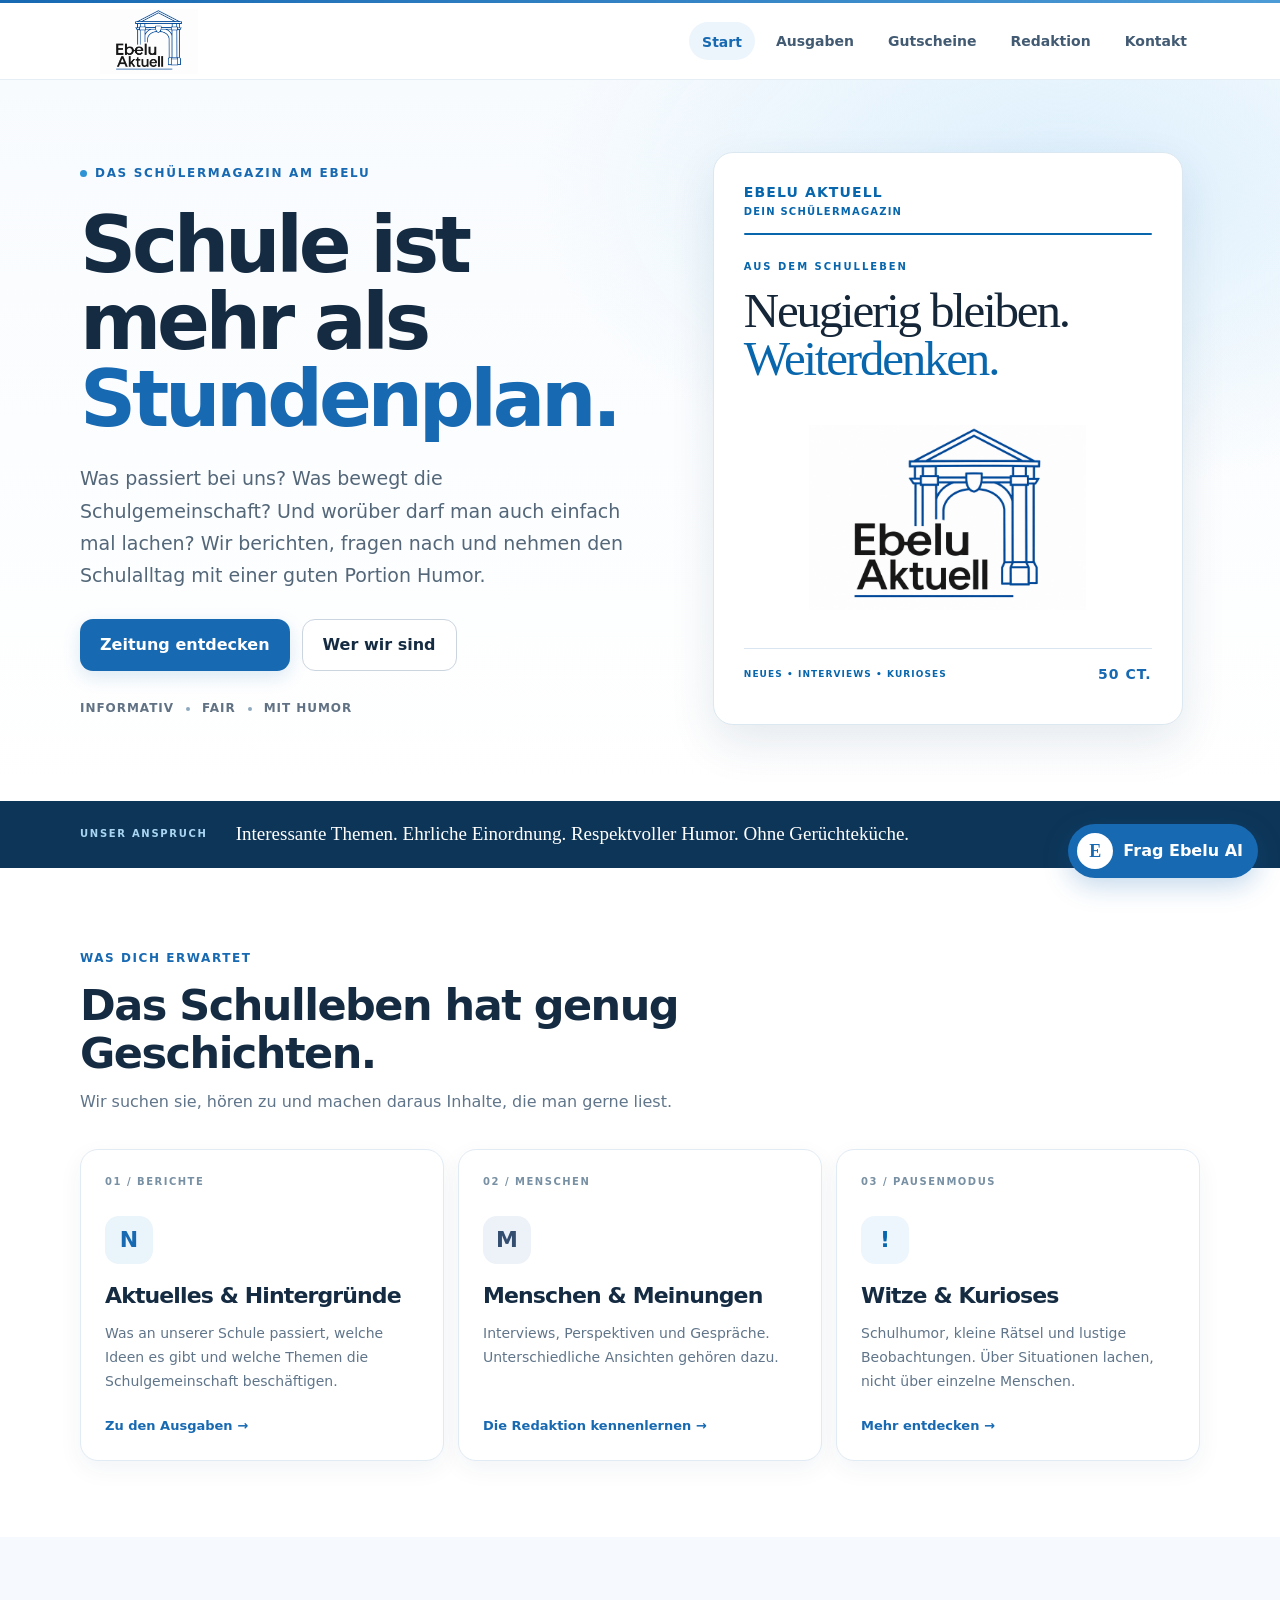
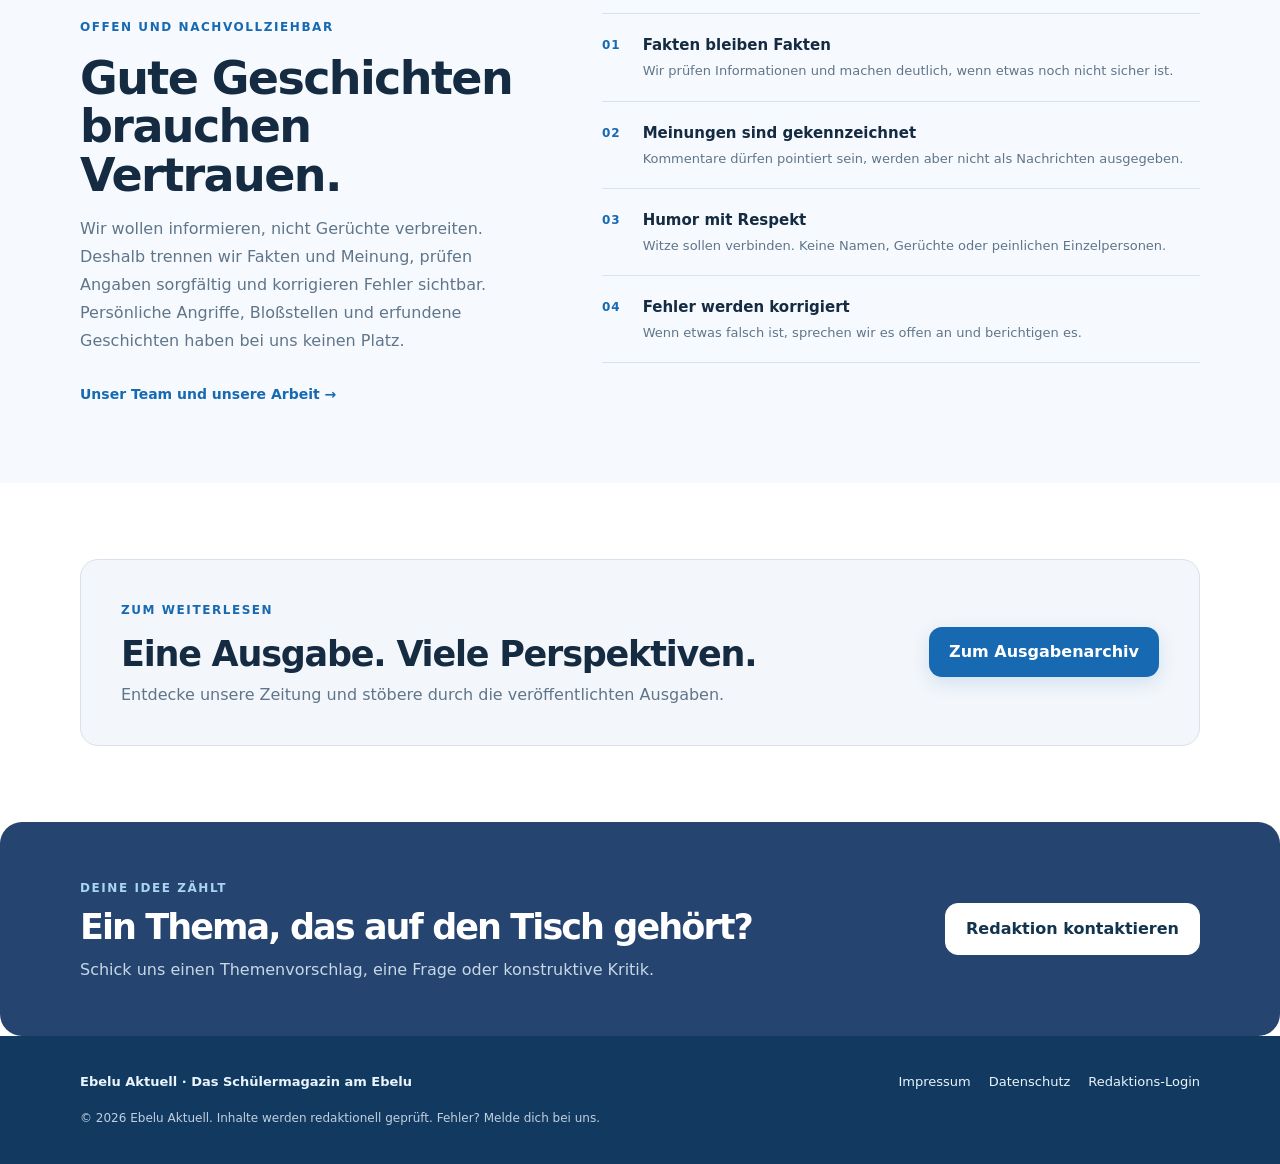
<file: index.html>
<!doctype html>
<html lang="de"><head>
<meta charset="utf-8"><meta name="viewport" content="width=device-width,initial-scale=1"><meta name="theme-color" content="#ffffff">
<meta name="description" content="Ebelu Aktuell: Nachrichten aus dem Schulleben, spannende Themen, Interviews und eine gute Portion Humor.">

<link rel="stylesheet" href="./assets/site.css?v=modern-20261120"><title>Ebelu Aktuell – Das Schülermagazin</title><link rel="icon" type="image/png" href="./assets/Ebelu%20Aktuell%20Logo%20mit%20blauem%20Portal.png"><link rel="icon" type="image/png" href="./assets/Ebelu%20Aktuell%20Logo%20mit%20blauem%20Portal.png"><link rel="apple-touch-icon" href="./assets/Ebelu%20Aktuell%20Logo%20mit%20blauem%20Portal.png"></head>
<body><div class="topline"></div><header><div class="wrap nav">
<a class="brand" href="./index.html" aria-label="Ebelu Aktuell Startseite"><img src="./assets/Ebelu%20Aktuell%20Logo%20mit%20blauem%20Portal.png" alt="Ebelu Aktuell"></a>
<nav class="links" id="navlinks" aria-label="Hauptnavigation"><a href="./index.html" aria-current="page">Start</a><a href="./ausgaben.html">Ausgaben</a><a href="./gutscheine.html">Gutscheine</a><a href="./redaktion.html">Redaktion</a><a href="./kontakt.html">Kontakt</a></nav><button class="menu" id="menu" aria-label="Menü öffnen">Menü</button></div></header>
<main>
<section class="front-hero"><div class="wrap front-grid"><div class="front-copy"><div class="eyebrow"><span class="dot"></span> Das Schülermagazin am Ebelu</div>
<h1>Schule ist mehr als <span>Stundenplan.</span></h1><p class="front-lead">Was passiert bei uns? Was bewegt die Schulgemeinschaft? Und worüber darf man auch einfach mal lachen? Wir berichten, fragen nach und nehmen den Schulalltag mit einer guten Portion Humor.</p>
<div class="actions"><a class="button primary" href="./ausgaben.html">Zeitung entdecken</a><a class="button secondary" href="./redaktion.html">Wer wir sind</a></div><div class="front-trust"><span>Informativ</span><i></i><span>Fair</span><i></i><span>Mit Humor</span></div></div>
<div class="front-cover"><div class="cover-top"><span>EBELU AKTUELL</span><span>DEIN SCHÜLERMAGAZIN</span></div><div class="cover-rule"></div><div class="cover-label">AUS DEM SCHULLEBEN</div><div class="cover-headline">Neugierig bleiben.<br><em>Weiterdenken.</em></div><div class="cover-art"><img class="cover-logo" src="./assets/Ebelu%20Aktuell%20Logo%20mit%20blauem%20Portal.png" alt="Ebelu Aktuell Logo"></div><div class="cover-bottom"><span>NEUES • INTERVIEWS • KURIOSES</span><strong>50 CT.</strong></div></div></div></section>
<section class="front-strip"><div class="wrap strip-inner"><span class="strip-tag">UNSER ANSPRUCH</span><p>Interessante Themen. Ehrliche Einordnung. Respektvoller Humor. Ohne Gerüchteküche.</p></div></section>
<section class="section front-section"><div class="wrap"><div class="section-head"><div class="eyebrow">Was dich erwartet</div><h2>Das Schulleben hat genug Geschichten.</h2><p>Wir suchen sie, hören zu und machen daraus Inhalte, die man gerne liest.</p></div>
<div class="front-topics"><a class="topic-card topic-news" href="./ausgaben.html"><span class="topic-number">01 / BERICHTE</span><div class="topic-icon">N</div><h3>Aktuelles &amp; Hintergründe</h3><p>Was an unserer Schule passiert, welche Ideen es gibt und welche Themen die Schulgemeinschaft beschäftigen.</p><span class="topic-link">Zu den Ausgaben →</span></a>
<a class="topic-card topic-people" href="./redaktion.html"><span class="topic-number">02 / MENSCHEN</span><div class="topic-icon">M</div><h3>Menschen &amp; Meinungen</h3><p>Interviews, Perspektiven und Gespräche. Unterschiedliche Ansichten gehören dazu.</p><span class="topic-link">Die Redaktion kennenlernen →</span></a>
<a class="topic-card topic-fun" href="./ausgaben.html"><span class="topic-number">03 / PAUSENMODUS</span><div class="topic-icon">!</div><h3>Witze &amp; Kurioses</h3><p>Schulhumor, kleine Rätsel und lustige Beobachtungen. Über Situationen lachen, nicht über einzelne Menschen.</p><span class="topic-link">Mehr entdecken →</span></a></div></div></section>
<section class="section front-values"><div class="wrap values-grid"><div><div class="eyebrow">Offen und nachvollziehbar</div><h2>Gute Geschichten brauchen Vertrauen.</h2><p>Wir wollen informieren, nicht Gerüchte verbreiten. Deshalb trennen wir Fakten und Meinung, prüfen Angaben sorgfältig und korrigieren Fehler sichtbar. Persönliche Angriffe, Bloßstellen und erfundene Geschichten haben bei uns keinen Platz.</p><a class="text-link" href="./redaktion.html">Unser Team und unsere Arbeit →</a></div>
<div class="values-list"><div><b>01</b><span><strong>Fakten bleiben Fakten</strong><small>Wir prüfen Informationen und machen deutlich, wenn etwas noch nicht sicher ist.</small></span></div><div><b>02</b><span><strong>Meinungen sind gekennzeichnet</strong><small>Kommentare dürfen pointiert sein, werden aber nicht als Nachrichten ausgegeben.</small></span></div><div><b>03</b><span><strong>Humor mit Respekt</strong><small>Witze sollen verbinden. Keine Namen, Gerüchte oder peinlichen Einzelpersonen.</small></span></div><div><b>04</b><span><strong>Fehler werden korrigiert</strong><small>Wenn etwas falsch ist, sprechen wir es offen an und berichtigen es.</small></span></div></div></div></section>
<section class="section front-archive"><div class="wrap archive-panel"><div><div class="eyebrow">Zum Weiterlesen</div><h2>Eine Ausgabe. Viele Perspektiven.</h2><p>Entdecke unsere Zeitung und stöbere durch die veröffentlichten Ausgaben.</p></div><a class="button primary" href="./ausgaben.html">Zum Ausgabenarchiv</a></div></section>
<section class="front-contact"><div class="wrap contact-inner"><div><span class="eyebrow">Deine Idee zählt</span><h2>Ein Thema, das auf den Tisch gehört?</h2><p>Schick uns einen Themenvorschlag, eine Frage oder konstruktive Kritik.</p></div><a class="button secondary" href="./kontakt.html">Redaktion kontaktieren</a></div></section>
</main><footer><div class="wrap"><div class="footer-row"><strong>Ebelu Aktuell · Das Schülermagazin am Ebelu</strong><div class="footer-links"><a href="./impressum.html">Impressum</a><a href="./datenschutz.html">Datenschutz</a><a href="./admin.html">Redaktions-Login</a></div></div><div class="legal">© <span data-year></span> Ebelu Aktuell. Inhalte werden redaktionell geprüft. Fehler? <a href="./kontakt.html">Melde dich bei uns.</a></div></div></footer><script src="./assets/site.js" defer></script></body></html>
</file>
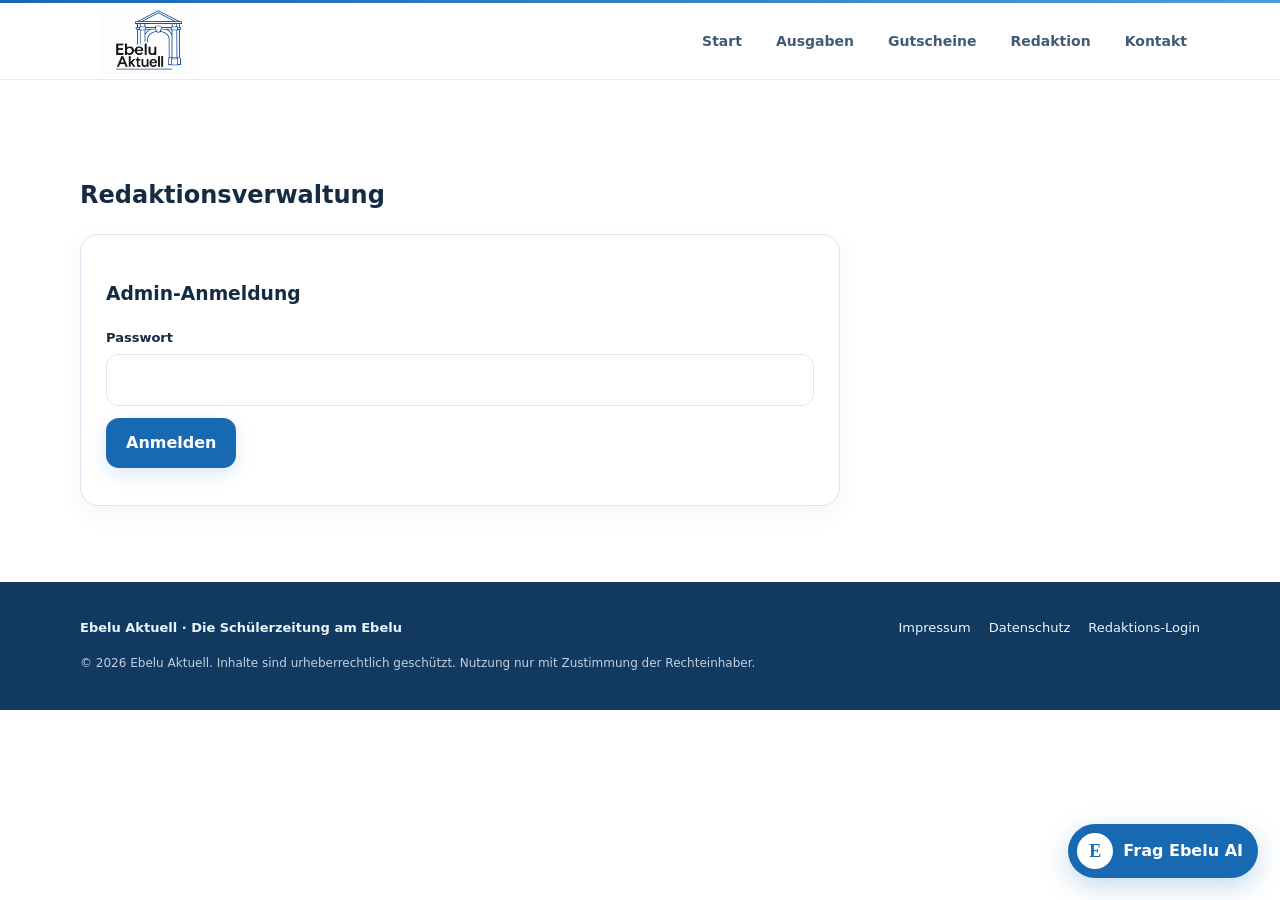
<file: admin.html>
<!doctype html><html lang="de"><head><meta charset="utf-8"><meta name="viewport" content="width=device-width,initial-scale=1"><meta name="theme-color" content="#ffffff"><link rel="stylesheet" href="./assets/site.css?v=modern-20261120"><title>Redaktionsbereich · Ebelu Aktuell</title><link rel="icon" type="image/png" href="./assets/Ebelu%20Aktuell%20Logo%20mit%20blauem%20Portal.png"><link rel="icon" type="image/png" href="./assets/Ebelu%20Aktuell%20Logo%20mit%20blauem%20Portal.png"><link rel="apple-touch-icon" href="./assets/Ebelu%20Aktuell%20Logo%20mit%20blauem%20Portal.png"></head><body><div class="topline"></div><header><div class="wrap nav"><a class="brand" href="./index.html"><img src="./assets/Ebelu%20Aktuell%20Logo%20mit%20blauem%20Portal.png" alt="Ebelu Aktuell"></a><nav class="links" id="navlinks"><a href="./index.html">Start</a><a href="./ausgaben.html">Ausgaben</a><a href="./gutscheine.html">Gutscheine</a><a href="./redaktion.html">Redaktion</a><a href="./kontakt.html">Kontakt</a></nav><button class="menu" id="menu">Menü</button></div></header><main><section class="section"><div class="wrap"><h1>Redaktionsverwaltung</h1><div class="admin-box" id="login-box"><form id="login-form"><h3>Admin-Anmeldung</h3><div class="field"><label for="admin-password">Passwort</label><input id="admin-password" type="password" required></div><button class="primary">Anmelden</button><p id="login-feedback" class="small"></p></form></div><div id="dashboard" class="admin-box hidden"><button class="secondary" id="logout">Abmelden</button><form id="upload-form"><h3>Ausgabe hochladen</h3><div class="field"><label for="edition-title">Titel</label><input id="edition-title" required></div><div class="field"><label for="edition-number">Nummer</label><input id="edition-number" type="number" min="1" required></div><div class="field"><label for="edition-description">Beschreibung</label><textarea id="edition-description"></textarea></div><div class="field"><label for="edition-pdf">PDF bis 15 MB</label><input id="edition-pdf" type="file" accept="application/pdf" required></div><button class="primary">Hochladen</button><p id="upload-feedback"></p></form><div id="new-code" class="hidden"><strong>Neuer Ausgabe-Code:</strong><p id="new-code-value"></p></div><hr><h3>Ausgaben</h3><div id="issue-list"></div><hr><h3>Gutscheine</h3><button id="make-voucher" class="secondary">Gutschein erstellen</button><p id="voucher-admin-feedback"></p><div id="voucher-list"></div><hr><h3>Gutscheinanfragen</h3><p id="voucher-request-admin-feedback" class="feedback"></p><div id="voucher-request-list"></div><hr><h3>Kontaktanfragen</h3><div id="message-list"></div></div></div></section></main><footer><div class="wrap"><div class="footer-row"><strong>Ebelu Aktuell · Die Schülerzeitung am Ebelu</strong><div class="footer-links"><a href="./impressum.html">Impressum</a><a href="./datenschutz.html">Datenschutz</a><a href="./admin.html">Redaktions-Login</a></div></div><div class="legal">© <span data-year></span> Ebelu Aktuell. Inhalte sind urheberrechtlich geschützt. Nutzung nur mit Zustimmung der Rechteinhaber.</div></div></footer><script src="./assets/site.js?v=modern-20261120" defer></script></body></html>
</file>
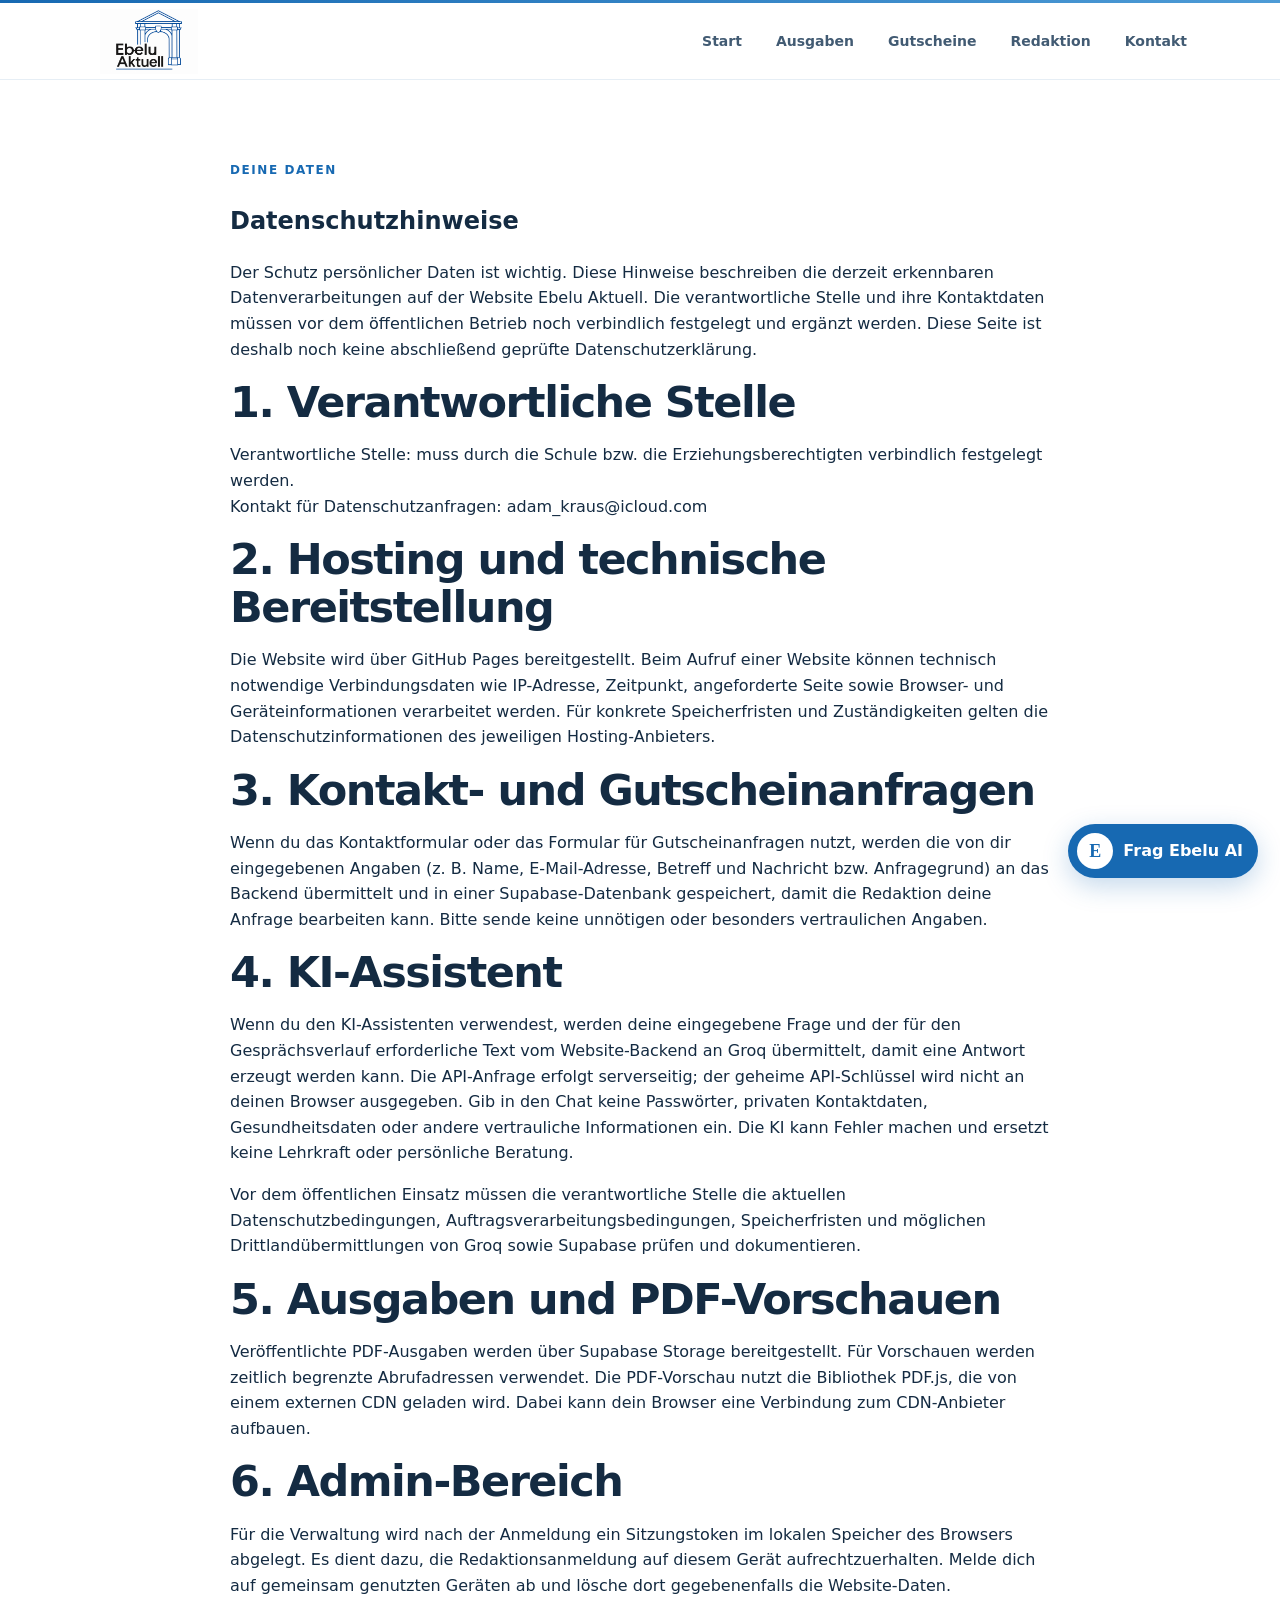
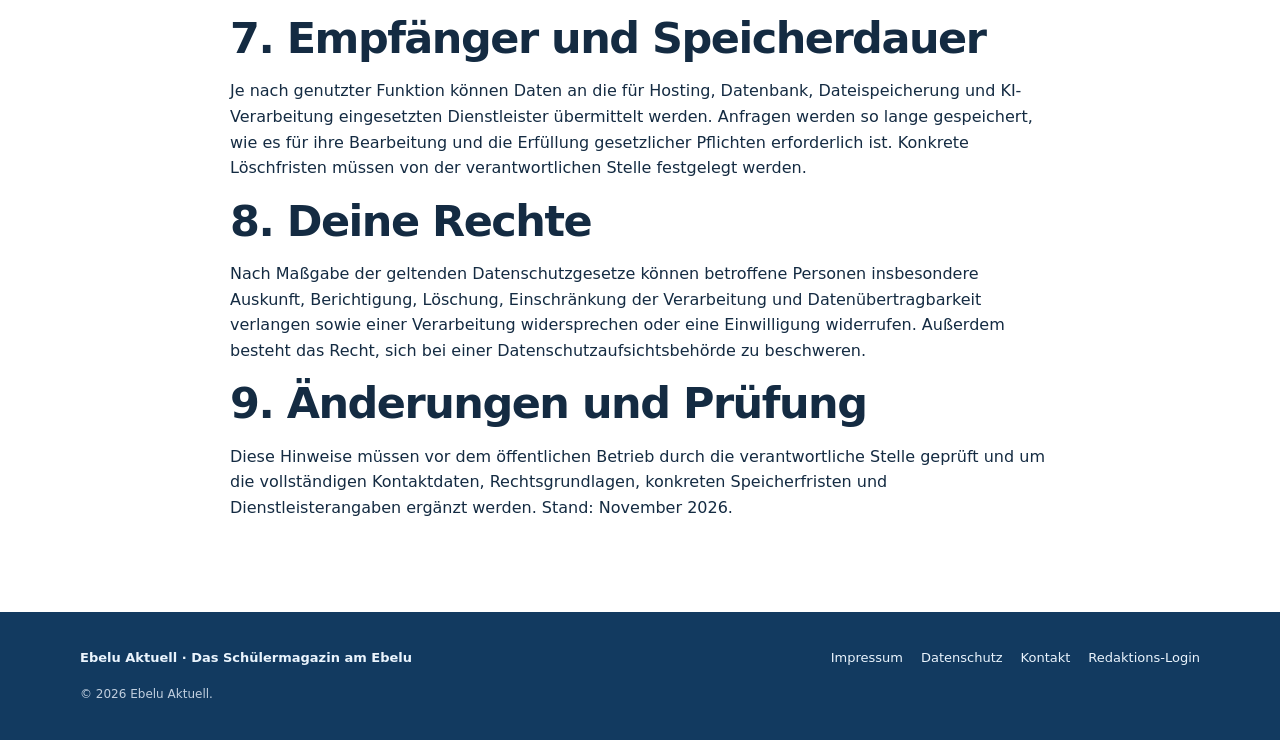
<file: datenschutz.html>
<!doctype html>
<html lang="de"><head><meta charset="utf-8"><meta name="viewport" content="width=device-width,initial-scale=1"><meta name="theme-color" content="#ffffff"><link rel="stylesheet" href="./assets/site.css?v=modern-20261120"><title>Datenschutz · Ebelu Aktuell</title><link rel="icon" type="image/png" href="./assets/Ebelu%20Aktuell%20Logo%20mit%20blauem%20Portal.png"></head>
<body><div class="topline"></div><header><div class="wrap nav"><a class="brand" href="./index.html"><img src="./assets/Ebelu%20Aktuell%20Logo%20mit%20blauem%20Portal.png" alt="Ebelu Aktuell"></a><nav class="links" id="navlinks" aria-label="Hauptnavigation"><a href="./index.html">Start</a><a href="./ausgaben.html">Ausgaben</a><a href="./gutscheine.html">Gutscheine</a><a href="./redaktion.html">Redaktion</a><a href="./kontakt.html">Kontakt</a></nav><button class="menu" id="menu">Menü</button></div></header>
<main><section class="section"><div class="wrap" style="max-width:820px"><div class="eyebrow">Deine Daten</div><h1>Datenschutzhinweise</h1><p>Der Schutz persönlicher Daten ist wichtig. Diese Hinweise beschreiben die derzeit erkennbaren Datenverarbeitungen auf der Website Ebelu Aktuell. Die verantwortliche Stelle und ihre Kontaktdaten müssen vor dem öffentlichen Betrieb noch verbindlich festgelegt und ergänzt werden. Diese Seite ist deshalb noch keine abschließend geprüfte Datenschutzerklärung.</p>
<h2>1. Verantwortliche Stelle</h2><p>Verantwortliche Stelle: muss durch die Schule bzw. die Erziehungsberechtigten verbindlich festgelegt werden.<br>Kontakt für Datenschutzanfragen: <a href="mailto:adam_kraus@icloud.com">adam_kraus@icloud.com</a></p>
<h2>2. Hosting und technische Bereitstellung</h2><p>Die Website wird über GitHub Pages bereitgestellt. Beim Aufruf einer Website können technisch notwendige Verbindungsdaten wie IP-Adresse, Zeitpunkt, angeforderte Seite sowie Browser- und Geräteinformationen verarbeitet werden. Für konkrete Speicherfristen und Zuständigkeiten gelten die Datenschutzinformationen des jeweiligen Hosting-Anbieters.</p>
<h2>3. Kontakt- und Gutscheinanfragen</h2><p>Wenn du das Kontaktformular oder das Formular für Gutscheinanfragen nutzt, werden die von dir eingegebenen Angaben (z. B. Name, E-Mail-Adresse, Betreff und Nachricht bzw. Anfragegrund) an das Backend übermittelt und in einer Supabase-Datenbank gespeichert, damit die Redaktion deine Anfrage bearbeiten kann. Bitte sende keine unnötigen oder besonders vertraulichen Angaben.</p>
<h2>4. KI-Assistent</h2><p>Wenn du den KI-Assistenten verwendest, werden deine eingegebene Frage und der für den Gesprächsverlauf erforderliche Text vom Website-Backend an Groq übermittelt, damit eine Antwort erzeugt werden kann. Die API-Anfrage erfolgt serverseitig; der geheime API-Schlüssel wird nicht an deinen Browser ausgegeben. Gib in den Chat keine Passwörter, privaten Kontaktdaten, Gesundheitsdaten oder andere vertrauliche Informationen ein. Die KI kann Fehler machen und ersetzt keine Lehrkraft oder persönliche Beratung.</p><p>Vor dem öffentlichen Einsatz müssen die verantwortliche Stelle die aktuellen Datenschutzbedingungen, Auftragsverarbeitungsbedingungen, Speicherfristen und möglichen Drittlandübermittlungen von Groq sowie Supabase prüfen und dokumentieren.</p>
<h2>5. Ausgaben und PDF-Vorschauen</h2><p>Veröffentlichte PDF-Ausgaben werden über Supabase Storage bereitgestellt. Für Vorschauen werden zeitlich begrenzte Abrufadressen verwendet. Die PDF-Vorschau nutzt die Bibliothek PDF.js, die von einem externen CDN geladen wird. Dabei kann dein Browser eine Verbindung zum CDN-Anbieter aufbauen.</p>
<h2>6. Admin-Bereich</h2><p>Für die Verwaltung wird nach der Anmeldung ein Sitzungstoken im lokalen Speicher des Browsers abgelegt. Es dient dazu, die Redaktionsanmeldung auf diesem Gerät aufrechtzuerhalten. Melde dich auf gemeinsam genutzten Geräten ab und lösche dort gegebenenfalls die Website-Daten.</p>
<h2>7. Empfänger und Speicherdauer</h2><p>Je nach genutzter Funktion können Daten an die für Hosting, Datenbank, Dateispeicherung und KI-Verarbeitung eingesetzten Dienstleister übermittelt werden. Anfragen werden so lange gespeichert, wie es für ihre Bearbeitung und die Erfüllung gesetzlicher Pflichten erforderlich ist. Konkrete Löschfristen müssen von der verantwortlichen Stelle festgelegt werden.</p>
<h2>8. Deine Rechte</h2><p>Nach Maßgabe der geltenden Datenschutzgesetze können betroffene Personen insbesondere Auskunft, Berichtigung, Löschung, Einschränkung der Verarbeitung und Datenübertragbarkeit verlangen sowie einer Verarbeitung widersprechen oder eine Einwilligung widerrufen. Außerdem besteht das Recht, sich bei einer Datenschutzaufsichtsbehörde zu beschweren.</p>
<h2>9. Änderungen und Prüfung</h2><p>Diese Hinweise müssen vor dem öffentlichen Betrieb durch die verantwortliche Stelle geprüft und um die vollständigen Kontaktdaten, Rechtsgrundlagen, konkreten Speicherfristen und Dienstleisterangaben ergänzt werden. Stand: November 2026.</p></div></section></main>
<footer><div class="wrap"><div class="footer-row"><strong>Ebelu Aktuell · Das Schülermagazin am Ebelu</strong><div class="footer-links"><a href="./impressum.html">Impressum</a><a href="./datenschutz.html">Datenschutz</a><a href="./kontakt.html">Kontakt</a><a href="./admin.html">Redaktions-Login</a></div></div><div class="legal">© <span data-year></span> Ebelu Aktuell.</div></div></footer><script src="./assets/site.js?v=modern-20261120" defer></script></body></html>
</file>
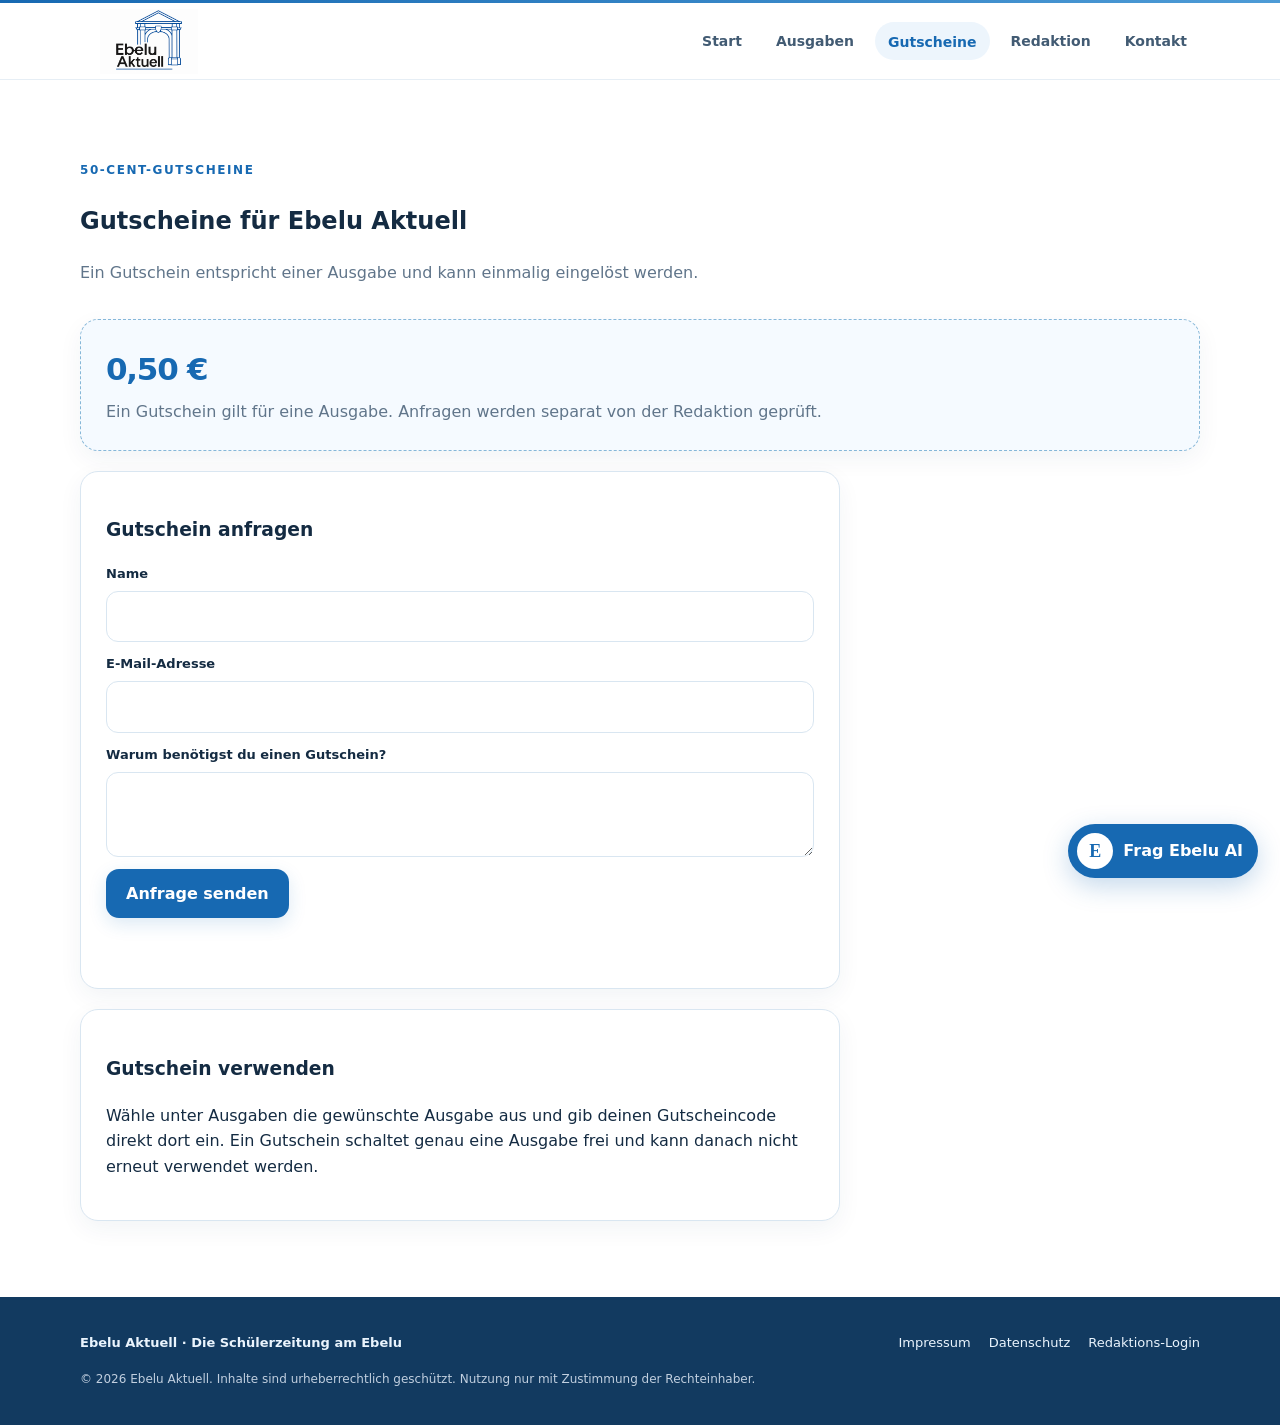
<file: gutscheine.html>
<!doctype html><html lang="de"><head><meta charset="utf-8"><meta name="viewport" content="width=device-width,initial-scale=1"><meta name="theme-color" content="#ffffff"><link rel="stylesheet" href="./assets/site.css?v=modern-20261120"><title>Gutscheine · Ebelu Aktuell</title><link rel="icon" type="image/png" href="./assets/Ebelu%20Aktuell%20Logo%20mit%20blauem%20Portal.png"><link rel="icon" type="image/png" href="./assets/Ebelu%20Aktuell%20Logo%20mit%20blauem%20Portal.png"><link rel="apple-touch-icon" href="./assets/Ebelu%20Aktuell%20Logo%20mit%20blauem%20Portal.png"></head><body><div class="topline"></div><header><div class="wrap nav"><a class="brand" href="./index.html"><img src="./assets/Ebelu%20Aktuell%20Logo%20mit%20blauem%20Portal.png" alt="Ebelu Aktuell"></a><nav class="links" id="navlinks"><a href="./index.html">Start</a><a href="./ausgaben.html">Ausgaben</a><a href="./gutscheine.html">Gutscheine</a><a href="./redaktion.html">Redaktion</a><a href="./kontakt.html">Kontakt</a></nav><button class="menu" id="menu">Menü</button></div></header><main><section class="section"><div class="wrap"><div class="section-head"><div class="eyebrow">50-Cent-Gutscheine</div><h1>Gutscheine für Ebelu Aktuell</h1><p>Ein Gutschein entspricht einer Ausgabe und kann einmalig eingelöst werden.</p></div><div class="voucher"><div><strong>0,50 €</strong><p>Ein Gutschein gilt für eine Ausgabe. Anfragen werden separat von der Redaktion geprüft.</p></div></div><div class="admin-box"><h3>Gutschein anfragen</h3><form id="voucher-request-form"><div class="field"><label for="voucher-request-name">Name</label><input id="voucher-request-name" maxlength="80" required></div><div class="field"><label for="voucher-request-email">E-Mail-Adresse</label><input id="voucher-request-email" type="email" maxlength="254" required></div><div class="field"><label for="voucher-request-reason">Warum benötigst du einen Gutschein?</label><textarea id="voucher-request-reason" maxlength="1000" minlength="5" required></textarea></div><div class="hidden" aria-hidden="true"><label for="voucher-request-website">Website</label><input id="voucher-request-website" tabindex="-1" autocomplete="off"></div><button class="primary">Anfrage senden</button><p id="voucher-request-feedback" class="feedback" aria-live="polite"></p></form></div><div class="admin-box"><h3>Gutschein verwenden</h3><p>Wähle unter <a href="./ausgaben.html">Ausgaben</a> die gewünschte Ausgabe aus und gib deinen Gutscheincode direkt dort ein. Ein Gutschein schaltet genau eine Ausgabe frei und kann danach nicht erneut verwendet werden.</p></div></div></section></main><footer><div class="wrap"><div class="footer-row"><strong>Ebelu Aktuell · Die Schülerzeitung am Ebelu</strong><div class="footer-links"><a href="./impressum.html">Impressum</a><a href="./datenschutz.html">Datenschutz</a><a href="./admin.html">Redaktions-Login</a></div></div><div class="legal">© <span data-year></span> Ebelu Aktuell. Inhalte sind urheberrechtlich geschützt. Nutzung nur mit Zustimmung der Rechteinhaber.</div></div></footer><script src="./assets/site.js?v=modern-20261120" defer></script></body></html>
</file>
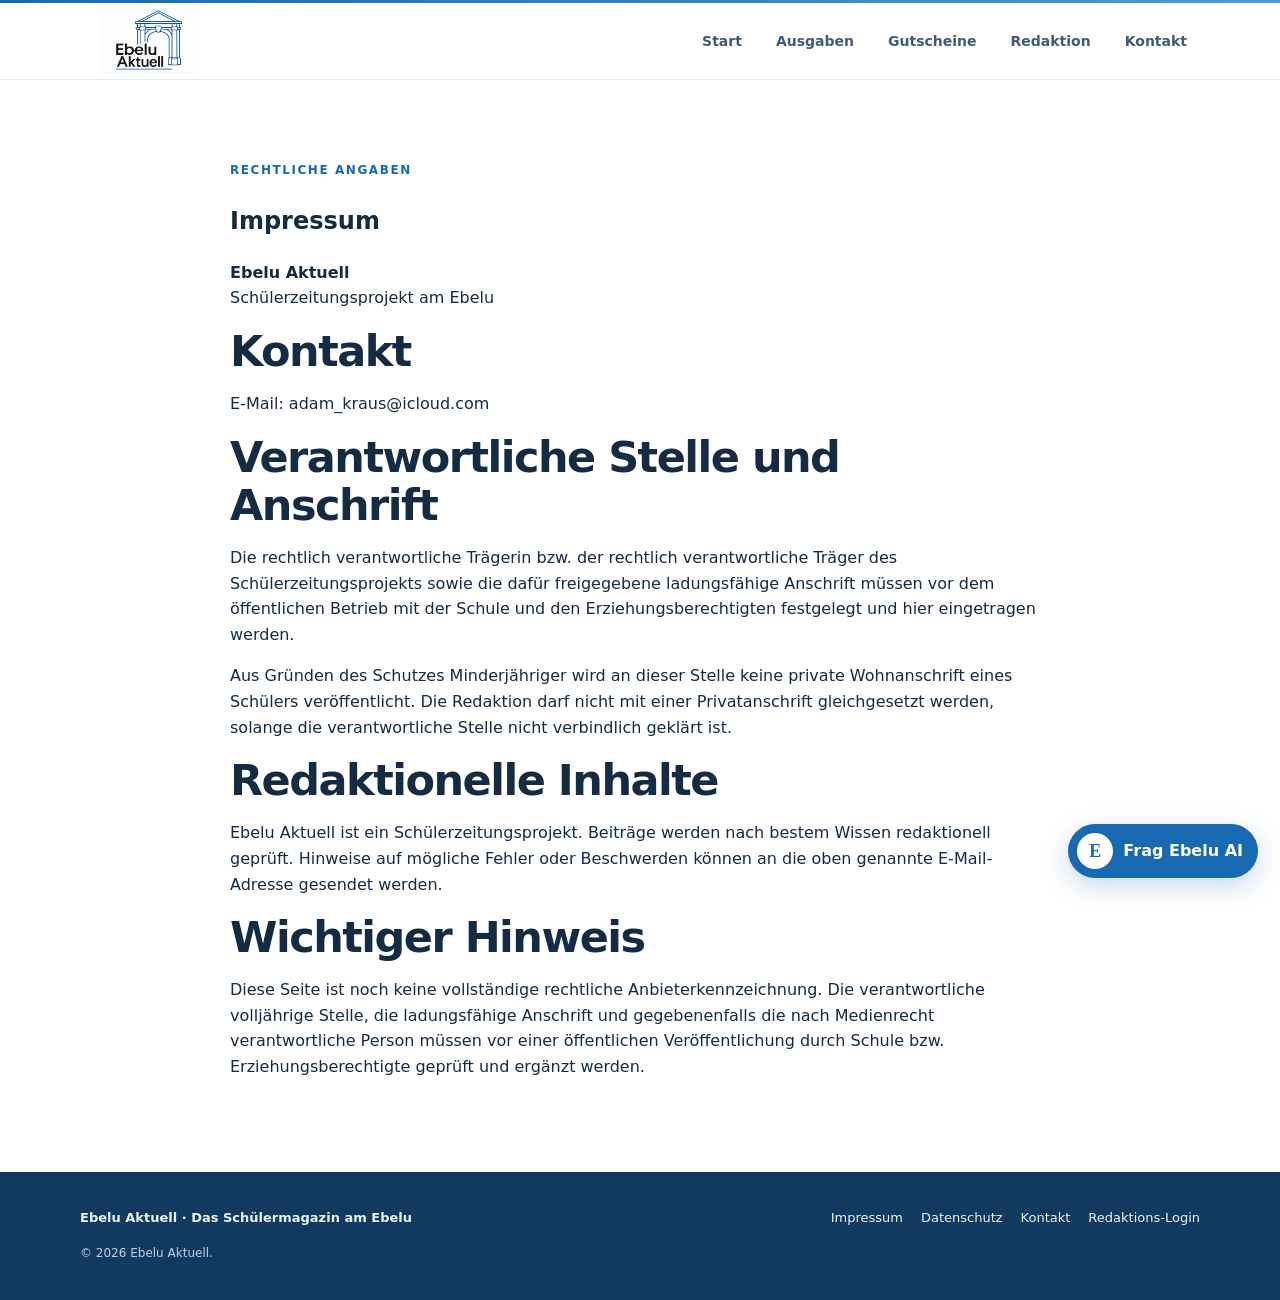
<file: impressum.html>
<!doctype html>
<html lang="de"><head><meta charset="utf-8"><meta name="viewport" content="width=device-width,initial-scale=1"><meta name="theme-color" content="#ffffff"><link rel="stylesheet" href="./assets/site.css?v=modern-20261120"><title>Impressum · Ebelu Aktuell</title><link rel="icon" type="image/png" href="./assets/Ebelu%20Aktuell%20Logo%20mit%20blauem%20Portal.png"></head>
<body><div class="topline"></div><header><div class="wrap nav"><a class="brand" href="./index.html"><img src="./assets/Ebelu%20Aktuell%20Logo%20mit%20blauem%20Portal.png" alt="Ebelu Aktuell"></a><nav class="links" id="navlinks" aria-label="Hauptnavigation"><a href="./index.html">Start</a><a href="./ausgaben.html">Ausgaben</a><a href="./gutscheine.html">Gutscheine</a><a href="./redaktion.html">Redaktion</a><a href="./kontakt.html">Kontakt</a></nav><button class="menu" id="menu">Menü</button></div></header>
<main><section class="section"><div class="wrap" style="max-width:820px"><div class="eyebrow">Rechtliche Angaben</div><h1>Impressum</h1><p><strong>Ebelu Aktuell</strong><br>Schülerzeitungsprojekt am Ebelu</p><h2>Kontakt</h2><p>E-Mail: <a href="mailto:adam_kraus@icloud.com">adam_kraus@icloud.com</a></p><h2>Verantwortliche Stelle und Anschrift</h2><p>Die rechtlich verantwortliche Trägerin bzw. der rechtlich verantwortliche Träger des Schülerzeitungsprojekts sowie die dafür freigegebene ladungsfähige Anschrift müssen vor dem öffentlichen Betrieb mit der Schule und den Erziehungsberechtigten festgelegt und hier eingetragen werden.</p><p>Aus Gründen des Schutzes Minderjähriger wird an dieser Stelle keine private Wohnanschrift eines Schülers veröffentlicht. Die Redaktion darf nicht mit einer Privatanschrift gleichgesetzt werden, solange die verantwortliche Stelle nicht verbindlich geklärt ist.</p><h2>Redaktionelle Inhalte</h2><p>Ebelu Aktuell ist ein Schülerzeitungsprojekt. Beiträge werden nach bestem Wissen redaktionell geprüft. Hinweise auf mögliche Fehler oder Beschwerden können an die oben genannte E-Mail-Adresse gesendet werden.</p><h2>Wichtiger Hinweis</h2><p>Diese Seite ist noch keine vollständige rechtliche Anbieterkennzeichnung. Die verantwortliche volljährige Stelle, die ladungsfähige Anschrift und gegebenenfalls die nach Medienrecht verantwortliche Person müssen vor einer öffentlichen Veröffentlichung durch Schule bzw. Erziehungsberechtigte geprüft und ergänzt werden.</p></div></section></main>
<footer><div class="wrap"><div class="footer-row"><strong>Ebelu Aktuell · Das Schülermagazin am Ebelu</strong><div class="footer-links"><a href="./impressum.html">Impressum</a><a href="./datenschutz.html">Datenschutz</a><a href="./kontakt.html">Kontakt</a><a href="./admin.html">Redaktions-Login</a></div></div><div class="legal">© <span data-year></span> Ebelu Aktuell.</div></div></footer><script src="./assets/site.js?v=modern-20261120" defer></script></body></html>
</file>
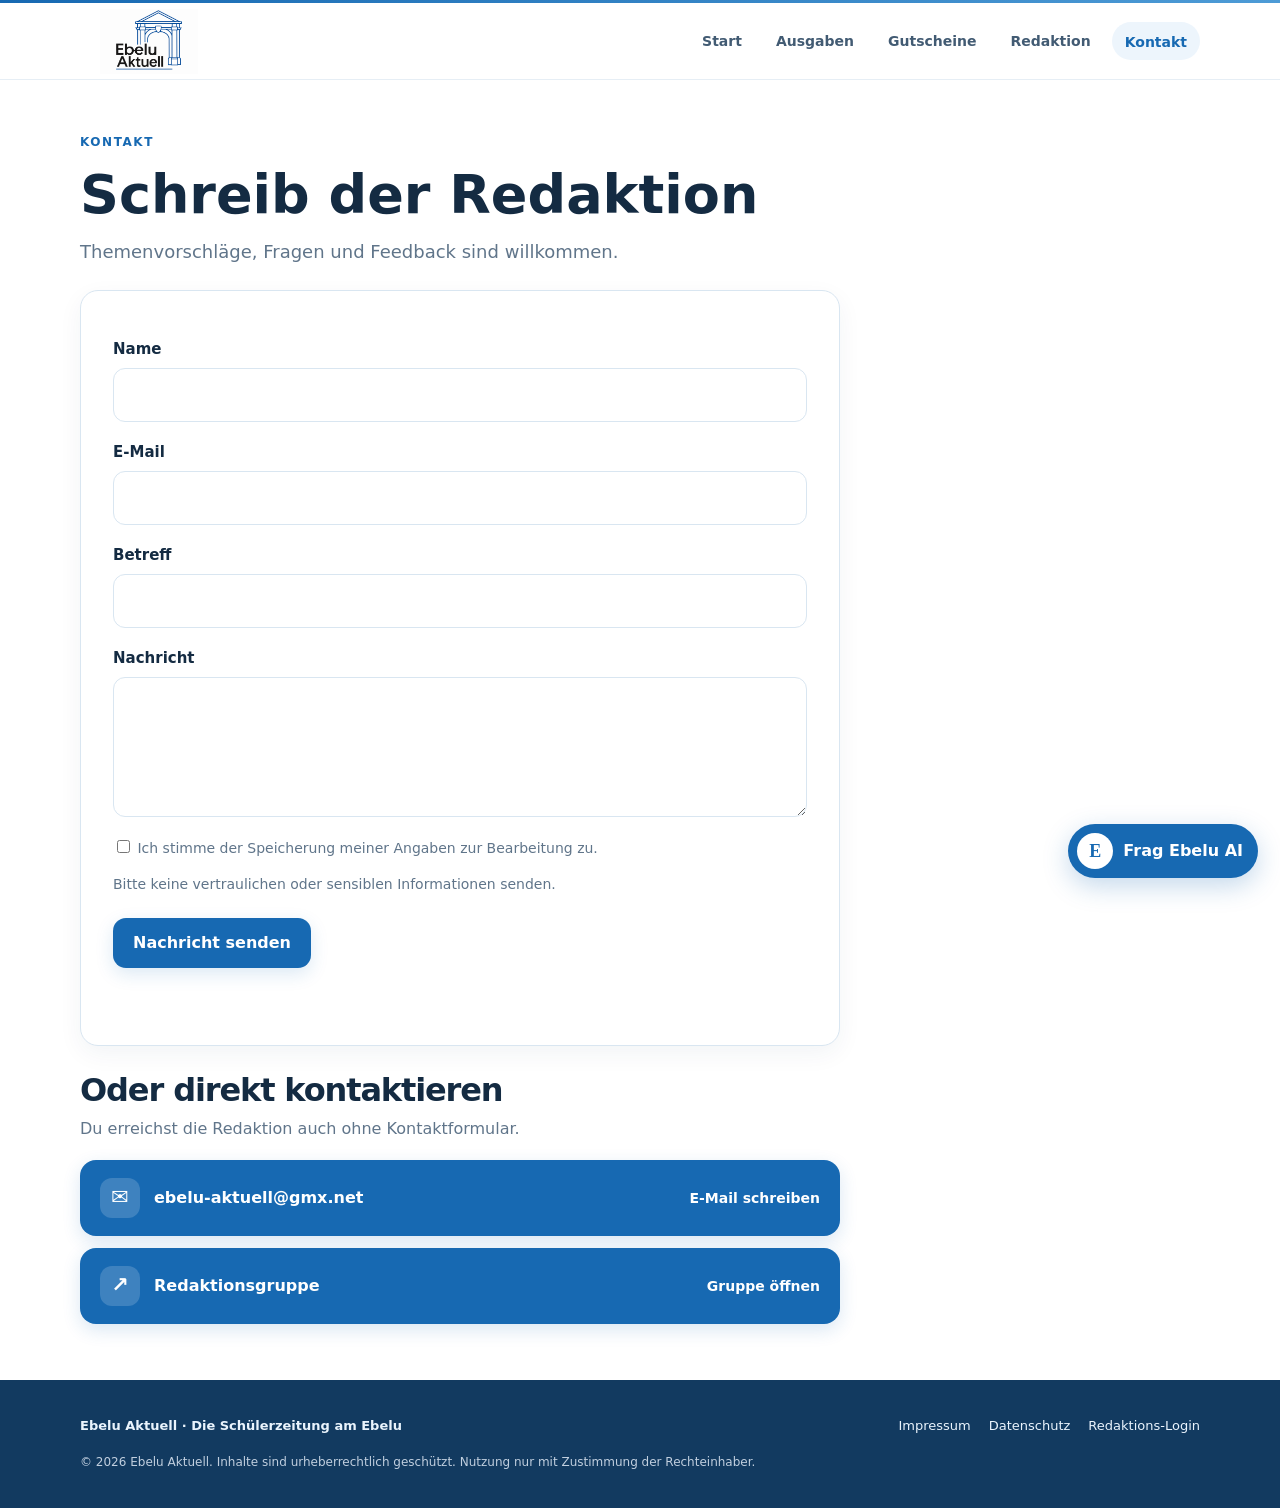
<file: kontakt.html>
<!doctype html><html lang="de"><head><meta charset="utf-8"><meta name="viewport" content="width=device-width,initial-scale=1"><meta name="theme-color" content="#ffffff"><link rel="stylesheet" href="./assets/site.css?v=contact-buttons-20261120"><title>Kontakt · Ebelu Aktuell</title><link rel="icon" type="image/png" href="./assets/Ebelu%20Aktuell%20Logo%20mit%20blauem%20Portal.png"><link rel="icon" type="image/png" href="./assets/Ebelu%20Aktuell%20Logo%20mit%20blauem%20Portal.png"><link rel="apple-touch-icon" href="./assets/Ebelu%20Aktuell%20Logo%20mit%20blauem%20Portal.png"></head><body><div class="topline"></div><header><div class="wrap nav"><a class="brand" href="./index.html"><img src="./assets/Ebelu%20Aktuell%20Logo%20mit%20blauem%20Portal.png" alt="Ebelu Aktuell"></a><nav class="links" id="navlinks"><a href="./index.html">Start</a><a href="./ausgaben.html">Ausgaben</a><a href="./gutscheine.html">Gutscheine</a><a href="./redaktion.html">Redaktion</a><a href="./kontakt.html">Kontakt</a></nav><button class="menu" id="menu">Menü</button></div></header><main><section class="section contact-section"><div class="wrap"><div class="section-head"><div class="eyebrow">Kontakt</div><h1>Schreib der Redaktion</h1><p>Themenvorschläge, Fragen und Feedback sind willkommen.</p></div><form id="contact-form" class="admin-box contact-form-box"><div class="field"><label for="contact-name">Name</label><input id="contact-name" maxlength="80" required></div><div class="field"><label for="contact-email">E-Mail</label><input id="contact-email" type="email" maxlength="254" required></div><div class="field"><label for="contact-subject">Betreff</label><input id="contact-subject" maxlength="120" required></div><div class="field"><label for="contact-message">Nachricht</label><textarea id="contact-message" minlength="10" maxlength="3000" required></textarea></div><div class="field hidden"><label>Website<input id="contact-website" tabindex="-1" autocomplete="off"></label></div><label class="small"><input id="contact-consent" type="checkbox" required> Ich stimme der Speicherung meiner Angaben zur Bearbeitung zu.</label><p class="small">Bitte keine vertraulichen oder sensiblen Informationen senden.</p><button class="primary">Nachricht senden</button><p id="contact-feedback" class="feedback" aria-live="polite"></p></form><div class="contact-direct"><h2>Oder direkt kontaktieren</h2><p>Du erreichst die Redaktion auch ohne Kontaktformular.</p><div class="contact-direct-grid"><a class="contact-direct-card email-card" href="mailto:ebelu-aktuell@gmx.net"><span class="contact-direct-icon">✉</span><span class="contact-direct-label">E-Mail</span><strong>ebelu-aktuell@gmx.net</strong><span class="contact-direct-action">E-Mail schreiben <span aria-hidden="true">→</span></span></a><a class="contact-direct-card whatsapp-card" href="https://chat.whatsapp.com/C8e1sXgocylEVH7IQ5SNIr?s=cl&amp;p=i&amp;iam=2" target="_blank" rel="noopener noreferrer"><span class="contact-direct-icon">↗</span><span class="contact-direct-label">WhatsApp</span><strong>Redaktionsgruppe</strong><span class="contact-direct-action">Gruppe öffnen <span aria-hidden="true">→</span></span></a></div></div></div></div></section></main><footer><div class="wrap"><div class="footer-row"><strong>Ebelu Aktuell · Die Schülerzeitung am Ebelu</strong><div class="footer-links"><a href="./impressum.html">Impressum</a><a href="./datenschutz.html">Datenschutz</a><a href="./admin.html">Redaktions-Login</a></div></div><div class="legal">© <span data-year></span> Ebelu Aktuell. Inhalte sind urheberrechtlich geschützt. Nutzung nur mit Zustimmung der Rechteinhaber.</div></div></footer><script src="./assets/site.js?v=modern-20261120" defer></script></body></html>
</file>
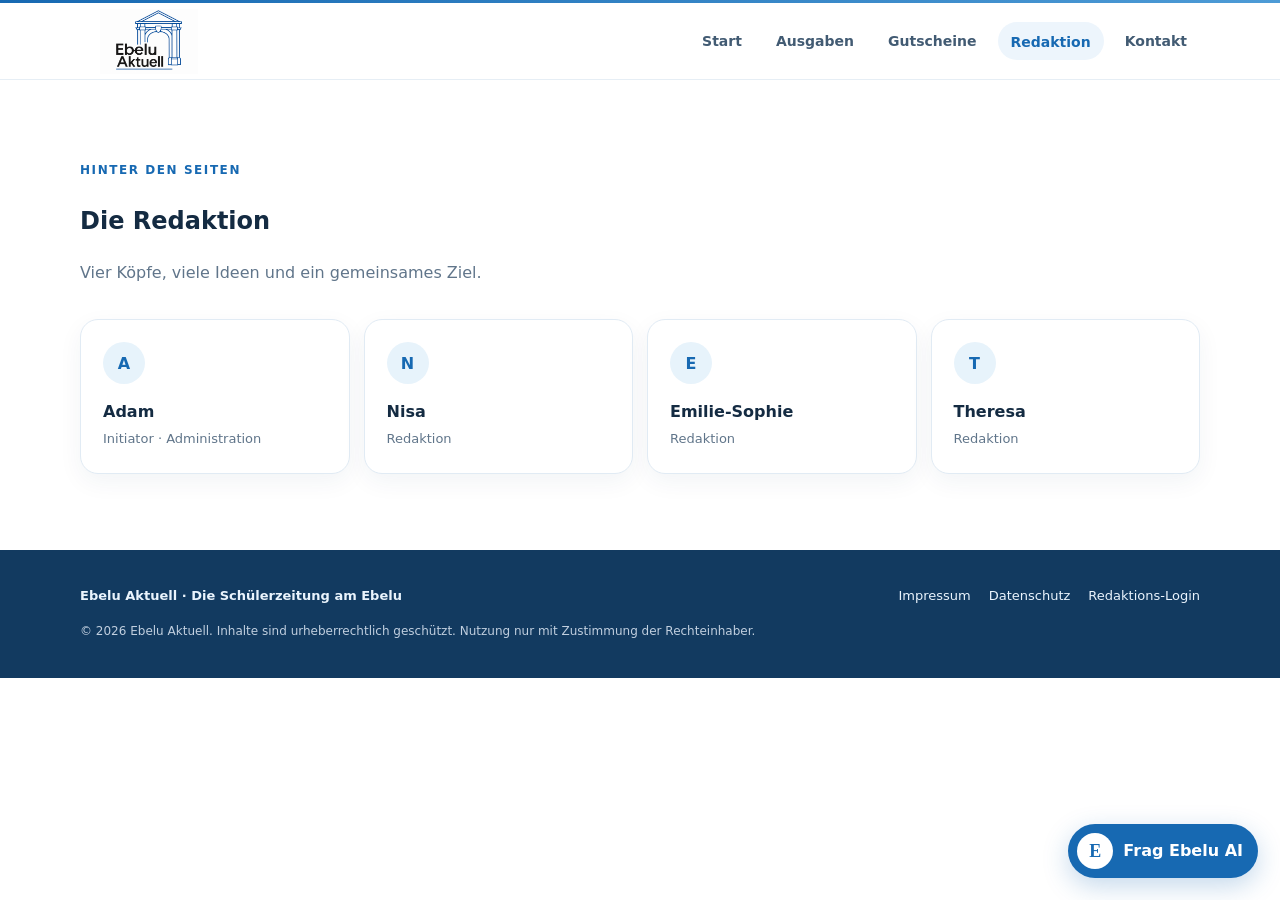
<file: redaktion.html>
<!doctype html><html lang="de"><head><meta charset="utf-8"><meta name="viewport" content="width=device-width,initial-scale=1"><meta name="theme-color" content="#ffffff"><link rel="stylesheet" href="./assets/site.css?v=modern-20261120"><title>Redaktion · Ebelu Aktuell</title><link rel="icon" type="image/png" href="./assets/Ebelu%20Aktuell%20Logo%20mit%20blauem%20Portal.png"><link rel="icon" type="image/png" href="./assets/Ebelu%20Aktuell%20Logo%20mit%20blauem%20Portal.png"><link rel="apple-touch-icon" href="./assets/Ebelu%20Aktuell%20Logo%20mit%20blauem%20Portal.png"></head><body><div class="topline"></div><header><div class="wrap nav"><a class="brand" href="./index.html"><img src="./assets/Ebelu%20Aktuell%20Logo%20mit%20blauem%20Portal.png" alt="Ebelu Aktuell"></a><nav class="links" id="navlinks"><a href="./index.html">Start</a><a href="./ausgaben.html">Ausgaben</a><a href="./gutscheine.html">Gutscheine</a><a href="./redaktion.html">Redaktion</a><a href="./kontakt.html">Kontakt</a></nav><button class="menu" id="menu">Menü</button></div></header><main><section class="section"><div class="wrap"><div class="section-head"><div class="eyebrow">Hinter den Seiten</div><h1>Die Redaktion</h1><p>Vier Köpfe, viele Ideen und ein gemeinsames Ziel.</p></div><div class="team"><div class="person"><div class="avatar">A</div><strong>Adam</strong><span>Initiator · Administration</span></div><div class="person"><div class="avatar">N</div><strong>Nisa</strong><span>Redaktion</span></div><div class="person"><div class="avatar">E</div><strong>Emilie-Sophie</strong><span>Redaktion</span></div><div class="person"><div class="avatar">T</div><strong>Theresa</strong><span>Redaktion</span></div></div></div></section></main><footer><div class="wrap"><div class="footer-row"><strong>Ebelu Aktuell · Die Schülerzeitung am Ebelu</strong><div class="footer-links"><a href="./impressum.html">Impressum</a><a href="./datenschutz.html">Datenschutz</a><a href="./admin.html">Redaktions-Login</a></div></div><div class="legal">© <span data-year></span> Ebelu Aktuell. Inhalte sind urheberrechtlich geschützt. Nutzung nur mit Zustimmung der Rechteinhaber.</div></div></footer><script src="./assets/site.js?v=modern-20261120" defer></script></body></html>
</file>
<file: assets/site.css>
:root{--blue:#0866ad;--blue2:#0c78c9;--ink:#152638;--muted:#617284;--pale:#edf6fc;--line:#dce8f1;--paper:#fff;--soft:#f7fafc;--shadow:0 18px 50px rgba(20,61,91,.09);--radius:22px}
*{box-sizing:border-box}html{scroll-behavior:smooth}body{margin:0;background:var(--paper);color:var(--ink);font:16px/1.65 Inter,ui-sans-serif,system-ui,-apple-system,BlinkMacSystemFont,"Segoe UI",sans-serif}a{color:inherit;text-decoration:none}button,input,textarea{font:inherit}button,.button{cursor:pointer;border:0;border-radius:999px;padding:12px 20px;font-weight:700;display:inline-flex;align-items:center;justify-content:center;gap:9px;transition:.2s}button:hover,.button:hover{transform:translateY(-2px)}.primary{background:var(--blue);color:white;box-shadow:0 8px 22px #0866ad2c}.primary:hover{background:#075894}.secondary{background:white;border:1px solid var(--line);color:var(--ink)}.wrap{width:min(1120px,calc(100% - 40px));margin:auto}.topline{height:5px;background:var(--blue)}header{position:sticky;top:0;z-index:20;background:#ffffffed;backdrop-filter:blur(14px);border-bottom:1px solid #e9f0f5}.nav{height:78px;display:flex;align-items:center;justify-content:space-between;gap:24px}.brand{display:flex;align-items:center;gap:12px;font-weight:850;letter-spacing:-.04em;font-size:21px}.brand img{width:132px;height:66px;object-fit:contain}.brand small{display:block;font-size:10px;letter-spacing:.13em;color:var(--muted);font-weight:700;text-transform:uppercase;line-height:1.2}.links{display:flex;gap:25px;align-items:center;color:#43586b;font-weight:650;font-size:14px}.links a:hover{color:var(--blue)}.menu{display:none;background:var(--pale);color:var(--blue);padding:10px 14px}.hero{padding:76px 0 65px;background:radial-gradient(ellipse at 83% 15%,#dceffc 0,transparent 35%),linear-gradient(180deg,#f8fbfe 0%,#fff 100%);overflow:hidden}.hero-grid{display:grid;grid-template-columns:1.1fr .9fr;align-items:center;gap:48px}.eyebrow{display:inline-flex;align-items:center;gap:8px;color:var(--blue);font-size:12px;font-weight:800;letter-spacing:.13em;text-transform:uppercase}.dot{width:7px;height:7px;border-radius:50%;background:#2d93d4}.hero h1{font-size:clamp(44px,6vw,72px);line-height:1.02;letter-spacing:-.065em;margin:19px 0 20px;max-width:680px}.hero h1 span{color:var(--blue)}.lead{font-size:19px;color:var(--muted);max-width:590px;line-height:1.65}.actions{display:flex;gap:12px;flex-wrap:wrap;margin-top:28px}.hero-note{margin-top:22px;color:#758696;font-size:13px}.hero-art{position:relative;min-height:360px;display:grid;place-items:center}.hero-card{width:min(100%,390px);aspect-ratio:4/4.2;border-radius:28px;background:white;border:1px solid #e2edf5;box-shadow:var(--shadow);padding:28px;transform:rotate(2deg);display:flex;flex-direction:column;justify-content:space-between}.paper-top{display:flex;justify-content:space-between;align-items:center;color:var(--blue);font-size:11px;font-weight:800;letter-spacing:.12em;text-transform:uppercase}.paper-rule{height:1px;background:var(--line);margin:16px 0}.paper-title{font-family:Georgia,serif;font-size:42px;line-height:1.02;letter-spacing:-.04em}.paper-title span{color:var(--blue)}.paper-sub{font-size:14px;color:var(--muted);margin-top:12px}.paper-illustration{height:105px;border-radius:16px;background:linear-gradient(135deg,#eaf5fc,#f7fbfe);display:flex;align-items:center;justify-content:center;color:var(--blue);font-size:52px}.paper-foot{display:flex;justify-content:space-between;align-items:center;font-size:12px;color:var(--muted)}.price{font-weight:800;color:var(--blue);font-size:17px}.section{padding:82px 0}.section.soft{background:var(--soft)}.section-head{max-width:650px;margin-bottom:34px}.section h2{font-size:clamp(30px,4vw,43px);line-height:1.12;letter-spacing:-.045em;margin:12px 0}.section-head p{color:var(--muted);margin:0}.cards{display:grid;grid-template-columns:repeat(3,1fr);gap:18px}.card{background:white;border:1px solid var(--line);border-radius:var(--radius);padding:25px;box-shadow:0 7px 24px #153b5710}.card .num{font-size:12px;font-weight:800;color:var(--blue);letter-spacing:.12em}.card h3{font-size:20px;margin:12px 0 8px;letter-spacing:-.025em}.card p{color:var(--muted);margin:0}.iconbox{width:43px;height:43px;border-radius:13px;background:var(--pale);color:var(--blue);display:grid;place-items:center;font-size:20px;margin-bottom:20px}.price-row{display:flex;align-items:baseline;gap:8px;margin-top:18px}.price-row strong{font-size:30px;letter-spacing:-.05em}.price-row span{font-size:13px;color:var(--muted)}.team{display:grid;grid-template-columns:repeat(4,1fr);gap:14px}.person{border:1px solid var(--line);border-radius:18px;padding:22px;background:white}.avatar{width:42px;height:42px;border-radius:50%;background:#e7f3fb;color:var(--blue);display:grid;place-items:center;font-weight:800;margin-bottom:15px}.person strong{display:block}.person span{font-size:13px;color:var(--muted)}.access-panel{background:#0b3152;color:white;border-radius:28px;padding:38px;display:grid;grid-template-columns:1fr 1fr;gap:35px;align-items:center}.access-panel p{color:#c5d8e8}.access-panel h2{font-size:34px;line-height:1.1;letter-spacing:-.04em;margin:10px 0}.code-form{display:flex;gap:9px;background:white;padding:7px;border-radius:999px}.code-form input{min-width:0;flex:1;border:0;outline:0;padding:9px 14px;color:var(--ink);background:transparent}.code-form button{white-space:nowrap}.feedback{font-size:13px;margin-top:10px;min-height:22px;color:#f4c9a7}.voucher{display:grid;grid-template-columns:1fr auto;gap:25px;align-items:center;border:1px dashed #86b7d8;background:#f5faff;border-radius:20px;padding:25px}.voucher strong{font-size:31px;color:var(--blue);letter-spacing:-.04em}.voucher p{margin:4px 0 0;color:var(--muted)}footer{background:#f5f9fc;border-top:1px solid var(--line);padding:36px 0;color:#607487;font-size:13px}.footer-row{display:flex;justify-content:space-between;gap:20px;align-items:center;flex-wrap:wrap}.footer-links{display:flex;gap:18px;flex-wrap:wrap}.footer-links a:hover{color:var(--blue)}.legal{font-size:12px;color:#7c8b98;margin-top:16px}.admin-toggle{font-size:12px;color:#8495a3;text-decoration:underline}.admin-area{display:none;background:#f1f7fb;border-top:1px solid var(--line);padding:55px 0}.admin-area.open{display:block}.admin-box{max-width:760px;background:white;border:1px solid var(--line);border-radius:20px;padding:25px;margin-top:20px}.field{display:grid;gap:6px;margin:12px 0}.field label{font-size:13px;font-weight:700}.field input,.field textarea{width:100%;border:1px solid var(--line);border-radius:12px;padding:12px;background:#fff}.field textarea{min-height:85px}.admin-grid{display:grid;grid-template-columns:1fr 1fr;gap:12px}.issue-row{display:flex;justify-content:space-between;align-items:center;gap:12px;border-bottom:1px solid var(--line);padding:12px 0}.issue-row:last-child{border:0}.status{font-size:12px;color:var(--muted)}.small{font-size:12px;color:var(--muted)}.hidden{display:none!important}
@media(max-width:800px){.links{display:none;position:absolute;top:78px;left:0;right:0;padding:20px;background:white;border-bottom:1px solid var(--line);flex-direction:column;align-items:flex-start}.links.show{display:flex}.menu{display:inline-flex}.hero{padding:55px 0 45px}.hero-grid{grid-template-columns:1fr;gap:25px}.hero-art{min-height:300px}.hero-card{max-width:330px}.cards{grid-template-columns:1fr 1fr}.team{grid-template-columns:1fr 1fr}.access-panel{grid-template-columns:1fr;padding:28px}.section{padding:62px 0}}
@media(max-width:520px){.wrap{width:min(100% - 28px,1120px)}.brand{font-size:18px}.brand img{width:112px;height:56px;object-fit:contain}.hero h1{font-size:48px}.lead{font-size:17px}.cards{grid-template-columns:1fr}.team{gap:10px}.person{padding:16px}.voucher{grid-template-columns:1fr}.code-form{border-radius:18px;flex-direction:column}.code-form input{padding:12px}.code-form button{width:100%}.admin-grid{grid-template-columns:1fr}.footer-row{align-items:flex-start;flex-direction:column}}


/* Ebelu Aktuell 2.0 – editorial front page */
.front-hero{padding:72px 0 76px;background:linear-gradient(115deg,#f4f9fd 0%,#fff 55%,#edf6fc 100%);overflow:hidden}.front-grid{display:grid;grid-template-columns:1.05fr .95fr;gap:58px;align-items:center}.front-copy{max-width:650px}.front-copy .eyebrow{letter-spacing:.14em}.front-copy h1{font-size:clamp(48px,6.2vw,78px);line-height:.99;letter-spacing:-.075em;margin:22px 0 24px;max-width:650px}.front-copy h1 span{color:var(--blue)}.front-lead{font-size:19px;line-height:1.7;color:#536779;max-width:590px}.front-trust{display:flex;align-items:center;gap:12px;margin-top:28px;color:#617284;font-size:12px;font-weight:750;letter-spacing:.08em;text-transform:uppercase}.front-trust i{width:4px;height:4px;border-radius:50%;background:#8da9bf}
.front-cover{position:relative;max-width:470px;width:100%;justify-self:center;aspect-ratio:.82;background:#fff;border:1px solid #d9e6ef;border-radius:5px;padding:26px 28px 22px;box-shadow:0 28px 70px rgba(20,61,91,.15);transform:rotate(1.5deg);overflow:hidden}.cover-top,.cover-bottom{display:flex;justify-content:space-between;align-items:center;font-size:10px;font-weight:850;letter-spacing:.12em;color:#466174}.cover-top span:first-child{font-size:14px;color:var(--blue);letter-spacing:.08em}.cover-rule{height:3px;background:var(--blue);margin:15px 0 24px}.cover-label{font-size:10px;font-weight:850;letter-spacing:.2em;color:var(--blue)}.cover-headline{font-family:Georgia,serif;font-size:clamp(34px,4vw,49px);line-height:.98;letter-spacing:-.045em;margin-top:12px;color:#142c40}.cover-headline em{color:var(--blue);font-weight:400}.cover-art{height:44%;min-height:150px;position:relative;margin:22px -28px 18px;background:linear-gradient(135deg,#eaf4fb,#d5e9f7);overflow:hidden;display:grid;place-items:center}.cover-orbit{position:absolute;border:1px solid rgba(8,102,173,.35);border-radius:50%;width:220px;height:220px}.orbit-one{transform:scaleX(1.5) rotate(28deg)}.orbit-two{transform:scaleX(.75) rotate(-30deg);width:280px;height:280px}.cover-sun{width:105px;height:105px;border-radius:50%;background:var(--blue);color:#fff;display:grid;place-items:center;font-size:31px;font-weight:900;letter-spacing:-.08em;box-shadow:0 15px 35px #0866ad44}.cover-sticker{position:absolute;right:25px;bottom:18px;background:#fff;padding:10px 13px;font-size:9px;line-height:1.5;letter-spacing:.13em;font-weight:900;color:var(--blue);transform:rotate(5deg)}.cover-bottom{border-top:1px solid var(--line);padding-top:14px;font-size:9px}.cover-bottom strong{font-size:14px;color:var(--blue)}
.front-strip{background:#0d3557;color:white}.strip-inner{display:flex;align-items:center;gap:28px;padding:18px 0}.strip-tag{font-size:10px;letter-spacing:.17em;font-weight:900;color:#a9d5f2;white-space:nowrap}.strip-inner p{margin:0;font-family:Georgia,serif;font-size:19px}.front-section{padding-top:78px;padding-bottom:84px}.front-topics{display:grid;grid-template-columns:repeat(3,1fr);gap:17px}.topic-card{min-height:295px;border:1px solid var(--line);border-radius:16px;padding:24px;background:#fff;display:flex;flex-direction:column;transition:transform .2s,box-shadow .2s}.topic-card:hover{transform:translateY(-4px);box-shadow:var(--shadow)}.topic-number{font-size:10px;font-weight:850;letter-spacing:.15em;color:#7890a3}.topic-icon{width:48px;height:48px;border-radius:14px;background:#eaf4fb;color:var(--blue);display:grid;place-items:center;font-size:22px;font-weight:900;margin:26px 0 10px}.topic-people .topic-icon{background:#edf1f8;color:#344e70}.topic-fun .topic-icon{background:#fff4e8;color:#9b641d}.topic-card h3{font-size:22px;letter-spacing:-.04em;margin:4px 0 9px}.topic-card p{font-size:14px;color:var(--muted);line-height:1.7;margin:0 0 22px}.topic-link{margin-top:auto;color:var(--blue);font-size:13px;font-weight:800}
.front-values{background:#f5f9fc;padding:80px 0}.values-grid{display:grid;grid-template-columns:.85fr 1.15fr;gap:80px;align-items:start}.values-grid h2,.archive-panel h2,.contact-inner h2{font-size:clamp(32px,4vw,46px);line-height:1.05;letter-spacing:-.055em;margin:15px 0}.values-grid>div:first-child p,.archive-panel p,.contact-inner p{color:var(--muted);line-height:1.75}.text-link{display:inline-block;margin-top:12px;color:var(--blue);font-size:14px;font-weight:800}.values-list{border-top:1px solid #d8e4ed}.values-list>div{display:flex;gap:22px;padding:19px 0;border-bottom:1px solid #d8e4ed}.values-list b{font-size:12px;color:var(--blue);letter-spacing:.08em;padding-top:3px}.values-list strong,.values-list small{display:block}.values-list strong{font-size:15px}.values-list small{font-size:13px;color:var(--muted);margin-top:4px;line-height:1.55}
.front-archive{padding:65px 0}.archive-panel{border:1px solid var(--line);border-radius:20px;padding:36px 40px;display:flex;justify-content:space-between;align-items:center;gap:28px;background:linear-gradient(120deg,#f8fbfe,#edf6fc)}.archive-panel h2{font-size:35px;margin-bottom:8px}.archive-panel p{margin:0}.front-contact{background:#0d3557;color:#fff;padding:52px 0}.contact-inner{display:flex;justify-content:space-between;align-items:center;gap:25px}.contact-inner h2{font-size:35px;margin:10px 0}.contact-inner p{color:#c6d8e7;margin:0}.contact-inner .eyebrow{color:#a9d5f2}.contact-inner .secondary{background:#fff;color:#12344e;border-color:#fff;white-space:nowrap}
@media(max-width:850px){.front-grid{grid-template-columns:1fr;gap:38px}.front-copy{max-width:740px}.front-cover{max-width:390px}.front-topics{grid-template-columns:1fr 1fr}.values-grid{grid-template-columns:1fr;gap:36px}}
@media(max-width:560px){.front-hero{padding:48px 0 55px}.front-copy h1{font-size:49px}.front-lead{font-size:17px}.front-cover{max-width:330px;padding:21px 22px 18px}.cover-art{margin-left:-22px;margin-right:-22px}.strip-inner{display:block;padding:16px 0}.strip-inner p{font-size:17px;margin-top:5px}.front-topics{grid-template-columns:1fr}.topic-card{min-height:255px}.front-values{padding:58px 0}.archive-panel,.contact-inner{display:flex;flex-direction:column;align-items:flex-start;padding:28px}.archive-panel h2,.contact-inner h2{font-size:31px}.front-archive{padding:48px 0}.front-contact{padding:42px 0}}

/* Logo in the newspaper cover and browser icon sizing */
.cover-art{background:#fff;display:flex;align-items:center;justify-content:center;padding:20px 28px}
.cover-logo{display:block;width:min(88%,340px);height:auto;max-height:100%;object-fit:contain;position:relative;z-index:2}
@media(max-width:560px){.cover-logo{width:92%;max-height:155px}}


/* Published issue archive */
.published-issues{display:grid;grid-template-columns:repeat(auto-fit,minmax(280px,1fr));gap:22px;margin-top:34px}
.published-issue{display:grid;grid-template-columns:140px 1fr;gap:20px;align-items:stretch;padding:18px;border:1px solid #dce6ef;border-radius:16px;background:#fff;color:inherit;text-decoration:none;transition:transform .18s ease,box-shadow .18s ease,border-color .18s ease}
.published-issue:hover{transform:translateY(-3px);border-color:#9dc6e4;box-shadow:0 12px 30px rgba(19,65,103,.09)}
.published-issue-cover,.issue-detail-cover{background:#f3f8fc;border-radius:10px;display:flex;align-items:center;justify-content:center;min-height:190px;padding:14px}
.published-issue-cover img,.issue-detail-cover img{width:100%;height:100%;max-height:210px;object-fit:contain}
.published-issue-info{display:flex;flex-direction:column;align-items:flex-start;justify-content:center}
.published-issue-info h2{font-size:1.25rem;line-height:1.25;margin:9px 0}
.published-issue-info p{color:#536779;margin:0 0 14px}
.issue-open-link{color:#0866ad;font-weight:700;margin-top:auto}
.archive-loading,.archive-empty{padding:24px;border:1px dashed #c8d8e6;border-radius:12px;color:#526779}
.issue-detail{margin-top:24px}
.issue-detail-layout{display:grid;grid-template-columns:minmax(220px, .8fr) minmax(0,1.2fr);gap:38px;align-items:start;margin-top:22px}
.issue-detail-cover{min-height:360px;padding:28px}
.issue-detail-cover img{max-height:300px}
.issue-detail-copy h1{margin:10px 0 14px}
.issue-detail-copy>p{color:#536779;line-height:1.65}
.issue-price{font-weight:800;color:#123d61!important;font-size:1.15rem}
.issue-detail-copy .code-form{display:flex;gap:10px;flex-wrap:wrap;margin-top:22px}
.issue-detail-copy .code-form input{flex:1;min-width:180px}
@media(max-width:650px){.published-issue{grid-template-columns:100px 1fr;padding:13px;gap:13px}.published-issue-cover{min-height:145px}.issue-detail-layout{grid-template-columns:1fr;gap:22px}.issue-detail-cover{min-height:230px}.issue-detail-cover img{max-height:190px}}

.issue-row .danger{color:#a12626;border-color:#efcaca;background:#fff8f8}.cover-logo{width:92%;max-width:340px;max-height:100%;object-fit:contain}

/* First-page PDF previews: render page 1 only */
.published-issue-cover{overflow:hidden;align-items:flex-start;padding:0;background:#eaf1f7}
.issue-detail-cover{overflow:hidden;align-items:flex-start;padding:0;background:#eaf1f7}
.pdf-first-page{display:block;width:100%;height:auto;object-fit:contain;background:#fff;box-shadow:0 2px 12px rgba(20,45,70,.12)}
.published-issue-cover .pdf-first-page{max-height:230px}
.issue-detail-cover .pdf-first-page{max-height:520px}

/* Floating Ebelu AI assistant */
#ebelu-ai-launcher{position:fixed;right:22px;bottom:22px;z-index:80;border:0;border-radius:999px;background:#0866ad;color:#fff;padding:11px 18px 11px 11px;box-shadow:0 10px 32px rgba(8,58,96,.28);display:flex;align-items:center;gap:10px;font-weight:800}
#ebelu-ai-launcher[hidden]{display:none}.ebelu-ai-mark{width:34px;height:34px;border-radius:50%;display:grid;place-items:center;background:#fff;color:#0866ad;font-family:Georgia,serif;font-size:20px}
.ebelu-ai-panel{position:fixed;right:22px;bottom:86px;z-index:81;width:min(390px,calc(100vw - 28px));height:min(570px,calc(100dvh - 115px));background:#fff;border:1px solid #dce8f1;border-radius:20px;box-shadow:0 22px 70px rgba(10,44,70,.24);display:flex;flex-direction:column;overflow:hidden}
.ebelu-ai-panel[hidden]{display:none}.ebelu-ai-head{display:flex;justify-content:space-between;align-items:center;padding:16px 18px;background:#0d3557;color:#fff}
.ebelu-ai-head strong,.ebelu-ai-head small{display:block}.ebelu-ai-head small{font-size:11px;color:#c7d9e7;margin-top:2px}.ebelu-ai-close{background:transparent;color:#fff;padding:2px 8px;font-size:26px}
.ebelu-ai-notice{padding:9px 14px;background:#f1f7fb;color:#536779;font-size:11px;border-bottom:1px solid #e0eaf2}
.ebelu-ai-messages{flex:1;overflow:auto;padding:15px;display:flex;flex-direction:column;gap:10px;background:#fbfdff}
.ebelu-ai-bubble{max-width:90%;padding:11px 13px;border-radius:14px;font-size:14px;line-height:1.55;white-space:pre-wrap;overflow-wrap:anywhere}
.ebelu-ai-bubble.bot{align-self:flex-start;background:#edf5fb;color:#18364e;border-bottom-left-radius:4px}.ebelu-ai-bubble.user{align-self:flex-end;background:#0866ad;color:#fff;border-bottom-right-radius:4px}
.ebelu-ai-form{display:flex;gap:8px;padding:12px;border-top:1px solid #e0eaf2;background:#fff;align-items:flex-end}.ebelu-ai-form textarea{resize:none;min-width:0;flex:1;border:1px solid #d7e3ec;border-radius:12px;padding:10px 12px;outline-color:#0866ad;font-size:14px}.ebelu-ai-form button{padding:10px 14px;white-space:nowrap}
@media(max-width:520px){#ebelu-ai-launcher{right:14px;bottom:14px}.ebelu-ai-panel{right:10px;bottom:75px;width:calc(100vw - 20px);height:min(560px,calc(100dvh - 90px))}}

/* EBELU Aktuell redesign: flat editorial, no tilted cards */
:root{--blue:#25446f;--blue2:#345d91;--ink:#182638;--muted:#637286;--pale:#edf2f8;--line:#d9e0e8;--paper:#fff;--soft:#f6f8fb;--shadow:0 3px 12px rgba(21,42,68,.07);--radius:8px}
body{font-family:Arial,Helvetica,sans-serif;line-height:1.6;color:#202d3b;background:#fff}
.topline{height:4px;background:#25446f}header{backdrop-filter:none;background:#fff;border-bottom:1px solid #dce2e8}.nav{height:74px}.brand img{width:140px;height:64px}.links{gap:24px;font-weight:600;color:#394a5d}.links a[aria-current=page]{color:#25446f;border-bottom:2px solid #25446f;padding-bottom:6px}.menu{border-radius:5px;background:#25446f;color:#fff}button,.button{border-radius:5px;transform:none!important;transition:background-color .15s ease,opacity .15s ease}button:hover,.button:hover{transform:none!important;opacity:.9}.primary{background:#25446f;box-shadow:none}.primary:hover{background:#183658}.secondary{border:1px solid #cbd5e0;background:#fff}.hero,.front-hero{background:#f3f6fa}.hero h1,.front-copy h1{letter-spacing:-.04em}.hero-art{min-height:300px}.hero-card{transform:none;border-radius:6px;box-shadow:none;border-color:#d7e0e9}.front-cover{transform:none;border-radius:5px;box-shadow:0 6px 18px rgba(21,42,68,.08)}.cover-rule{background:#25446f}.section{padding:64px 0}.section h2,.front-copy h1{letter-spacing:-.035em}.card,.topic-card,.person,.admin-box,.voucher,.published-issue{border-radius:6px;box-shadow:none}.topic-card{transform:none!important;transition:border-color .15s ease;background:white}.topic-card:hover{transform:none!important;box-shadow:none!important}.front-topics{gap:14px}.archive-panel{background:#f3f6fa;border:1px solid #d9e1ea;border-radius:6px}.front-contact{background:#25446f}.published-issues{grid-template-columns:repeat(auto-fit,minmax(300px,1fr));gap:18px}.published-issue{border-radius:6px;padding:14px;grid-template-columns:170px 1fr;gap:18px;transition:border-color .15s ease}.published-issue:hover{transform:none;border-color:#25446f;box-shadow:none}.published-issue-cover,.issue-detail-cover{border-radius:4px;background:#f1f4f8}.issue-detail-layout{gap:30px}.issue-detail-copy .code-form input{border:1px solid #cbd5e0;border-radius:5px}#ebelu-ai-launcher{border-radius:6px;background:#25446f;box-shadow:0 4px 14px #1c34501c}.ebelu-ai-mark{border-radius:4px}.ebelu-ai-panel{border-radius:6px;box-shadow:0 8px 26px #162e481f}.ebelu-ai-head{background:#25446f}.ebelu-ai-bubble{border-radius:7px}.ebelu-ai-bubble.bot,.ebelu-ai-bubble.user{border-bottom-left-radius:7px;border-bottom-right-radius:7px}.ebelu-ai-form textarea{border-radius:5px}footer{background:#25446f;color:#e5edf6;border-top:0}footer .legal{color:#c1cfdf}footer a:hover{color:#fff}@media(max-width:800px){.links{top:74px;border-radius:0}.front-grid{gap:30px}}@media(max-width:560px){.nav{height:64px}.brand img{width:110px;height:52px}.links{top:64px}.section{padding:46px 0}.published-issue{grid-template-columns:105px 1fr;gap:12px;padding:12px}.published-issue-cover{min-height:140px}}
/* Markdown formatting for AI chat */
.ebelu-ai-bubble.bot h1,.ebelu-ai-bubble.bot h2,.ebelu-ai-bubble.bot h3,.ebelu-ai-bubble.bot h4{line-height:1.25;margin:1em 0 .45em;color:inherit;font-weight:750}
.ebelu-ai-bubble.bot h1{font-size:1.45em}.ebelu-ai-bubble.bot h2{font-size:1.25em}.ebelu-ai-bubble.bot h3{font-size:1.1em}
.ebelu-ai-bubble.bot p{margin:.55em 0;line-height:1.65}
.ebelu-ai-bubble.bot strong{font-weight:750}
.ebelu-ai-bubble.bot em{font-style:italic}
.ebelu-ai-bubble.bot ul,.ebelu-ai-bubble.bot ol{padding-left:1.45em;margin:.55em 0;line-height:1.6}
.ebelu-ai-bubble.bot li{padding-left:.15em;margin:.25em 0}
.ebelu-ai-bubble.bot blockquote{margin:.7em 0;padding:.55em .9em;border-left:3px solid #f3d34a;background:#f5f8fb;color:#334b60}
.ebelu-ai-bubble.bot blockquote p{margin:.2em 0}
.ebelu-ai-bubble.bot a{color:#00559f;text-decoration:underline;text-underline-offset:2px;overflow-wrap:anywhere}
.ebelu-ai-bubble.bot code{font-family:ui-monospace,SFMono-Regular,Menlo,monospace;font-size:.9em;background:#edf2f7;padding:.15em .35em;border-radius:4px}
.ebelu-ai-bubble.bot pre.md-code{background:#152638;color:#eaf3fc;padding:12px;border-radius:8px;overflow:auto;max-width:100%;white-space:pre}
.ebelu-ai-bubble.bot pre.md-code code{background:transparent;padding:0;color:inherit;font-size:.86em}
.ebelu-ai-bubble.bot .md-table-wrap{overflow-x:auto;max-width:100%;margin:.75em 0}
.ebelu-ai-bubble.bot table{border-collapse:collapse;width:100%;min-width:320px;font-size:.92em}
.ebelu-ai-bubble.bot th,.ebelu-ai-bubble.bot td{border:1px solid #d7e0e8;padding:7px 9px;text-align:left;vertical-align:top}
.ebelu-ai-bubble.bot th{background:#eef4fa;font-weight:700}
.ebelu-ai-bubble.bot hr{border:0;border-top:1px solid #dbe3ea;margin:1em 0}
.ebelu-ai-bubble.bot del{text-decoration:line-through}

/* Ebelu AI launcher icon and straight magazine-cover typography */
#ebelu-ai-launcher{display:flex!important;flex-direction:row!important;align-items:center!important;gap:10px!important;padding:9px 15px 9px 9px!important;border-radius:28px!important}
.ebelu-ai-mark{position:relative!important;display:grid!important;place-items:center!important;width:36px!important;height:36px!important;border-radius:50%!important;font-weight:900!important}
.ebelu-ai-spark{position:absolute!important;top:-8px!important;right:-6px!important;z-index:2!important;color:#f3d34a!important;font-family:Arial,sans-serif!important;font-size:17px!important;line-height:1!important;text-shadow:0 1px 2px #17385f!important}
.front-cover .cover-top{display:flex!important;flex-direction:column!important;align-items:flex-start!important;justify-content:center!important;gap:4px!important;text-align:left!important;line-height:1.3!important;transform:none!important;font-style:normal!important}
.front-cover .cover-top span{display:block!important;white-space:normal!important;transform:none!important;font-style:normal!important}
.front-cover .cover-label,.front-cover .cover-headline,.front-cover .cover-bottom{transform:none!important;font-style:normal!important;text-align:left!important}
.front-cover .cover-headline em{font-style:normal!important}


/* Original calm blue AI launcher: star centered above the E */
.ebelu-ai-mark{color:#0866ad!important}
.ebelu-ai-spark{top:-10px!important;left:50%!important;right:auto!important;transform:translateX(-50%)!important;color:#0866ad!important;text-shadow:none!important}

/* Restore original calm blue-white Ebelu palette: hard override leaked yellow theme */
.front-cover{background:#fff!important;border-color:#dce8f1!important;color:#152638!important}
.front-hero{background:radial-gradient(ellipse at 83% 15%,#dceffc 0,transparent 35%),linear-gradient(180deg,#f8fbfe 0%,#fff 100%)!important}
.cover-top,.cover-top span,.cover-label,.cover-bottom{color:#0866ad!important}
.cover-rule{background:#0866ad!important}
.cover-headline{color:#152638!important}
.cover-headline em{color:#0866ad!important}
.cover-art{background:#fff!important}
.cover-sticker{background:#fff!important;color:#0866ad!important}
.topic-fun .topic-icon{background:#edf6fc!important;color:#0866ad!important}
.ebelu-ai-spark{color:#0866ad!important;text-shadow:none!important}
.menu{background:#0866ad!important;color:#fff!important;border:0!important}
#ebelu-ai-launcher{background:#0866ad!important;color:#fff!important;box-shadow:0 5px 18px rgba(8,58,96,.18)!important}
@media(max-width:560px){.front-cover{max-width:100%;transform:none!important;background:#fff!important}.front-copy h1{font-size:clamp(40px,11vw,49px)!important}.front-lead{font-size:17px!important}.front-hero{padding:46px 0 50px!important}#ebelu-ai-launcher{right:12px!important;bottom:12px!important;padding:7px 11px 7px 7px!important;gap:7px!important;font-size:13px!important}.ebelu-ai-mark{width:30px!important;height:30px!important;font-size:18px!important}.ebelu-ai-panel{right:8px!important;bottom:62px!important;width:calc(100vw - 16px)!important}}

/* Modern Ebelu refresh: calm blue, clean spacing, no decorative star */
:root{--blue:#1769b2;--blue2:#3187d2;--ink:#142b42;--muted:#60758a;--pale:#eaf4fc;--line:#d9e6f1;--paper:#fff;--soft:#f5f9fd;--shadow:0 14px 42px rgba(21,64,103,.09);--radius:18px}
body{font-family:Inter,ui-sans-serif,system-ui,-apple-system,BlinkMacSystemFont,"Segoe UI",sans-serif;color:var(--ink)}
.topline{height:3px;background:linear-gradient(90deg,#1769b2,#4d9bd6)}
header{background:rgba(255,255,255,.92);backdrop-filter:blur(16px);border-bottom:1px solid #e6eef5}
.nav{height:76px}
.brand img{width:138px;height:65px}
.links{gap:8px;color:#425b73}
.links a{padding:9px 13px;border-radius:999px;transition:background .18s,color .18s}
.links a:hover,.links a[aria-current=page]{background:#edf5fc;color:#1769b2;border:0}
.menu{background:#1769b2;color:white;border-radius:12px;padding:10px 15px}
button,.button{border-radius:13px;transition:transform .18s,box-shadow .18s,background .18s}
button:hover,.button:hover{transform:translateY(-1px)!important}
.primary{background:#1769b2;box-shadow:0 6px 18px #1769b226}
.hero,.front-hero{background:linear-gradient(145deg,#f1f8fe 0%,#fff 65%)}
.hero h1,.front-copy h1{letter-spacing:-.055em}
.hero-card,.front-cover{border-radius:20px;box-shadow:0 18px 46px rgba(21,64,103,.11);border:1px solid #dceaf5}
.front-cover{padding:clamp(20px,4vw,30px);transform:none}
.cover-art{border-radius:16px;background:linear-gradient(140deg,#e9f4fc,#d7eafb)}
.cover-rule{height:2px;border-radius:3px}
.card,.topic-card,.person,.admin-box,.voucher,.published-issue{border-radius:18px;box-shadow:0 8px 24px rgba(18,52,82,.055)}
.card,.topic-card,.person{border:1px solid #e1ebf4}
.section{padding:clamp(48px,7vw,76px) 0}
.section.soft,.front-values{background:#f6fafe}
.archive-panel{border-radius:18px}
.front-contact,.access-panel{border-radius:22px}
#ebelu-ai-launcher{border-radius:999px!important;background:#1769b2!important;box-shadow:0 8px 26px rgba(23,105,178,.25)!important}
.ebelu-ai-mark{background:white!important;color:#1769b2!important;border-radius:50%!important;font-size:18px!important}
.ebelu-ai-spark{display:none!important}
.ebelu-ai-panel{border-radius:20px!important;overflow:hidden;box-shadow:0 18px 48px rgba(17,44,72,.22)!important}
.ebelu-ai-head{background:#1769b2!important}
.ebelu-ai-bubble{border-radius:14px!important}
.ebelu-ai-form textarea{border-radius:13px}
footer{background:#123a60;color:#eaf4fd}
@media(max-width:800px){.nav{height:70px}.links{top:70px;padding:14px;border:1px solid #e3edf5;border-radius:0 0 16px 16px;box-shadow:0 14px 30px rgba(20,55,85,.08)}.links a{width:100%;padding:11px 13px}.hero{padding:44px 0 38px}.hero h1{font-size:clamp(38px,10vw,54px)}.hero-art{min-height:270px}}
@media(max-width:560px){.nav{height:64px}.links{top:64px}.brand img{width:116px;height:54px}.front-cover{padding:20px;border-radius:16px}.cover-art{margin:18px -20px;border-radius:0}.section{padding:44px 0}#ebelu-ai-launcher{padding:7px 13px 7px 7px!important;gap:8px!important;font-size:13px!important}.ebelu-ai-mark{width:30px!important;height:30px!important}.ebelu-ai-panel{width:calc(100vw - 20px)!important;right:10px!important;bottom:72px!important}}

/* Contact page layout refinement */
.contact-section{padding-top:48px!important;padding-bottom:56px!important}
.contact-section .section-head{margin-bottom:24px!important;max-width:760px}
.contact-section .section-head h1{font-size:clamp(34px,5vw,54px)!important;line-height:1.08!important;margin:12px 0 14px!important}
.contact-section .section-head p{font-size:18px!important;line-height:1.55!important}
.contact-form-box{margin-top:0!important;padding:clamp(20px,4vw,32px)!important;max-width:760px!important}
.contact-form-box .field{gap:7px;margin:14px 0 18px!important}
.contact-form-box .field label{font-size:15px!important}
.contact-form-box .field input,.contact-form-box .field textarea{min-height:54px!important;padding:12px 14px!important;border-radius:12px!important}
.contact-form-box .field textarea{min-height:140px!important;resize:vertical}
.contact-form-box .small{font-size:14px!important;line-height:1.55!important}
.contact-form-box .primary{margin-top:8px}
.contact-direct{max-width:760px;margin:28px 0 0}
.contact-direct h2{font-size:clamp(23px,3vw,30px)!important;line-height:1.2!important;margin:0 0 8px!important}
.contact-direct>p{color:var(--muted);margin:0 0 16px!important}
.contact-direct-grid{display:grid;grid-template-columns:repeat(2,minmax(0,1fr));gap:14px}
.contact-direct-card{display:flex;flex-direction:column;align-items:flex-start;gap:8px;padding:22px;border:1px solid #dce8f2;border-radius:18px;background:linear-gradient(160deg,#f7fbff,#fff);transition:transform .18s,border-color .18s,box-shadow .18s}
.contact-direct-card:hover{transform:translateY(-2px);border-color:#b6d3eb;box-shadow:0 10px 24px rgba(18,64,104,.08)}
.contact-direct-icon{display:grid;place-items:center;width:38px;height:38px;border-radius:12px;background:#e8f3fc;color:#1769b2;font-size:19px;font-weight:800}
.contact-direct-label{font-size:12px;font-weight:800;letter-spacing:.1em;text-transform:uppercase;color:#637a90}
.contact-direct-card strong{font-size:clamp(14px,2vw,17px);line-height:1.3;overflow-wrap:anywhere;color:#183550}
.contact-direct-action{font-weight:750;color:#1769b2;margin-top:5px;font-size:14px}
@media(max-width:560px){.contact-section{padding-top:30px!important;padding-bottom:38px!important}.contact-section .section-head{margin-bottom:20px!important}.contact-section .section-head h1{font-size:36px!important}.contact-section .section-head p{font-size:17px!important}.contact-form-box{padding:20px!important}.contact-form-box .field{margin:12px 0 16px!important}.contact-form-box .field textarea{min-height:125px!important}.contact-direct{margin-top:24px}.contact-direct-grid{grid-template-columns:1fr;gap:10px}.contact-direct-card{padding:18px}.contact-direct-card strong{font-size:16px}}

/* Contact CTA buttons */
.contact-direct{margin-top:26px!important;max-width:760px!important}
.contact-direct h2{font-size:clamp(24px,4vw,32px)!important;margin:0 0 8px!important;line-height:1.15!important}
.contact-direct-grid{display:flex!important;flex-direction:column!important;gap:12px!important;margin-top:18px!important}
.contact-direct-card{display:flex!important;flex-direction:row!important;align-items:center!important;gap:14px!important;padding:17px 20px!important;min-height:76px!important;border:0!important;border-radius:16px!important;background:#1769b2!important;color:#fff!important;box-shadow:0 6px 18px rgba(23,105,178,.16)!important;text-decoration:none!important}
.contact-direct-card:hover{transform:translateY(-2px)!important;background:#105c9f!important;box-shadow:0 10px 24px rgba(23,105,178,.24)!important}
.contact-direct-icon{flex:0 0 40px!important;width:40px!important;height:40px!important;border-radius:12px!important;background:rgba(255,255,255,.17)!important;color:#fff!important;font-size:21px!important}
.contact-direct-label{display:none!important}
.contact-direct-card strong{color:#fff!important;font-size:16px!important;font-weight:800!important;flex:1!important;line-height:1.2!important}
.contact-direct-action{margin:0!important;color:#fff!important;font-size:14px!important;font-weight:700!important;white-space:nowrap!important}
.contact-direct-action span{display:none!important}
@media(max-width:560px){.contact-direct-card{padding:15px 16px!important;min-height:68px!important;gap:12px!important}.contact-direct-card strong{font-size:15px!important}.contact-direct-action{font-size:13px!important}}
</file>
